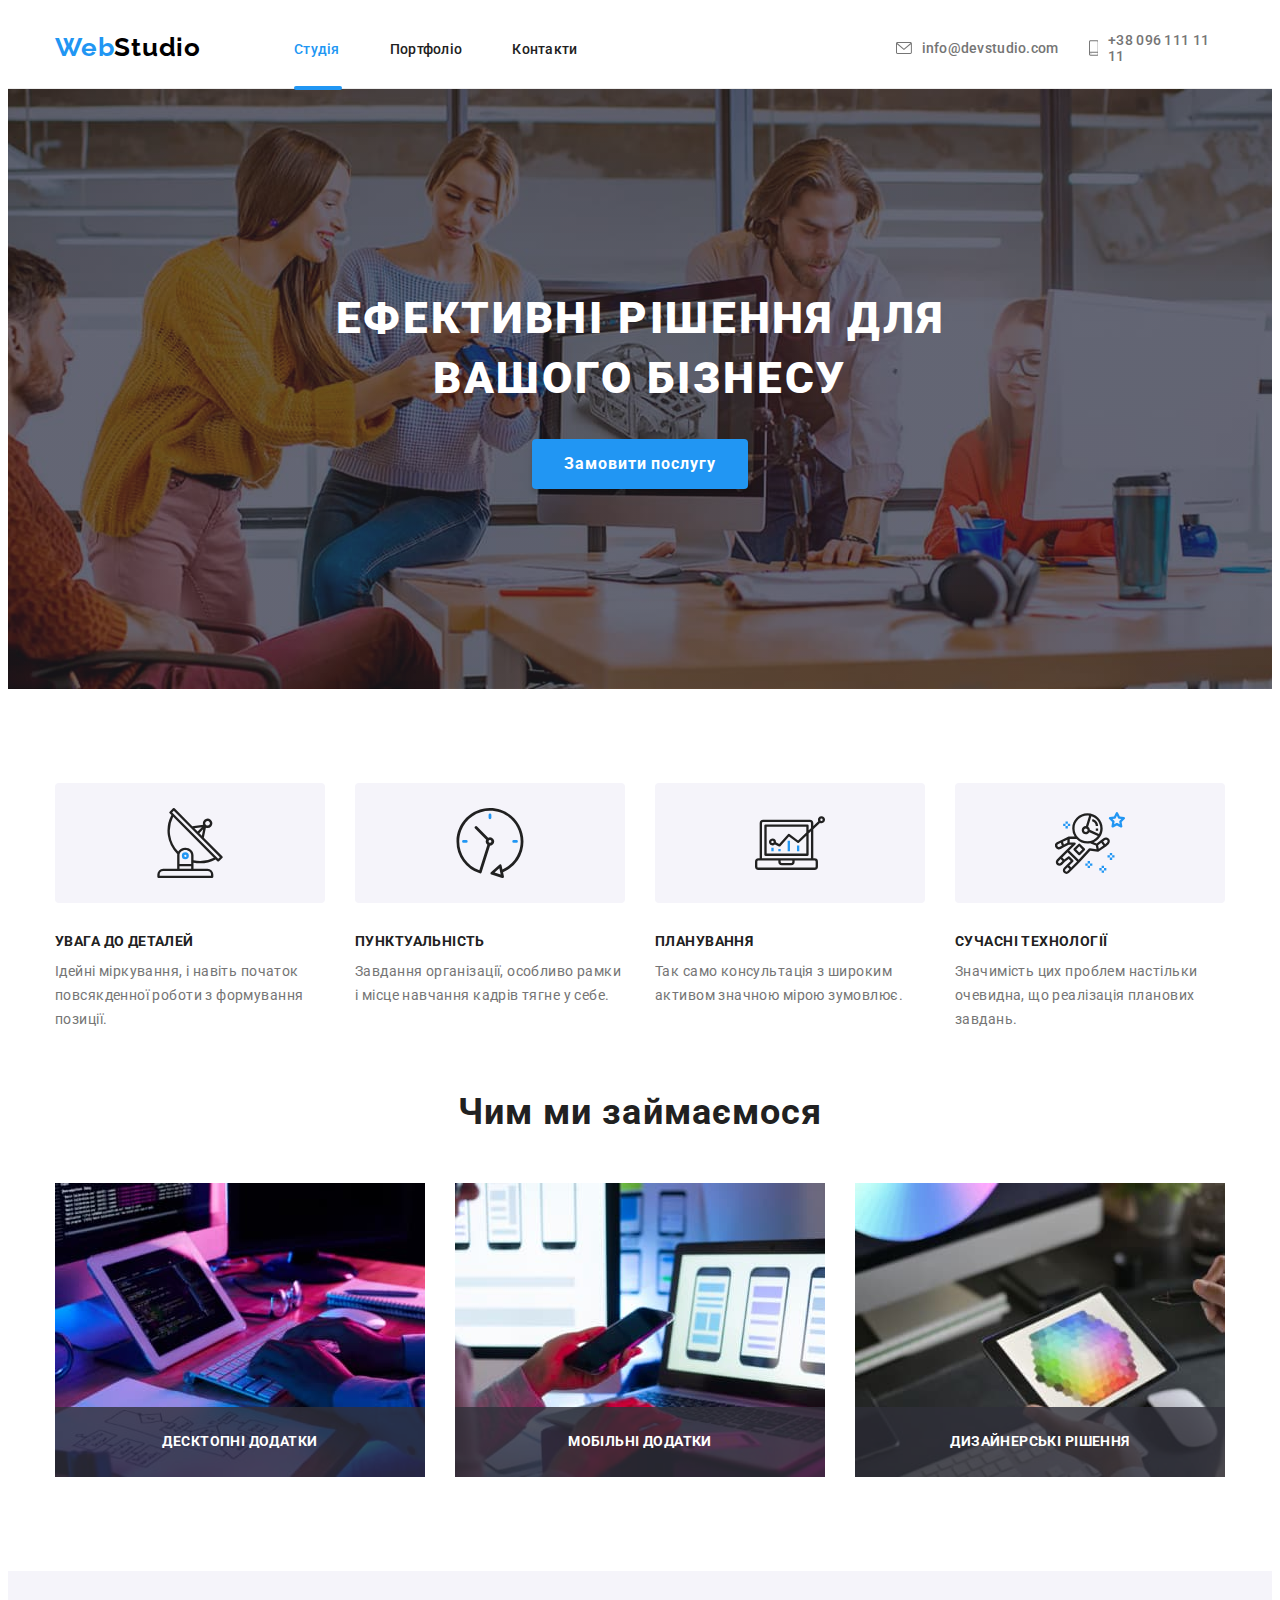
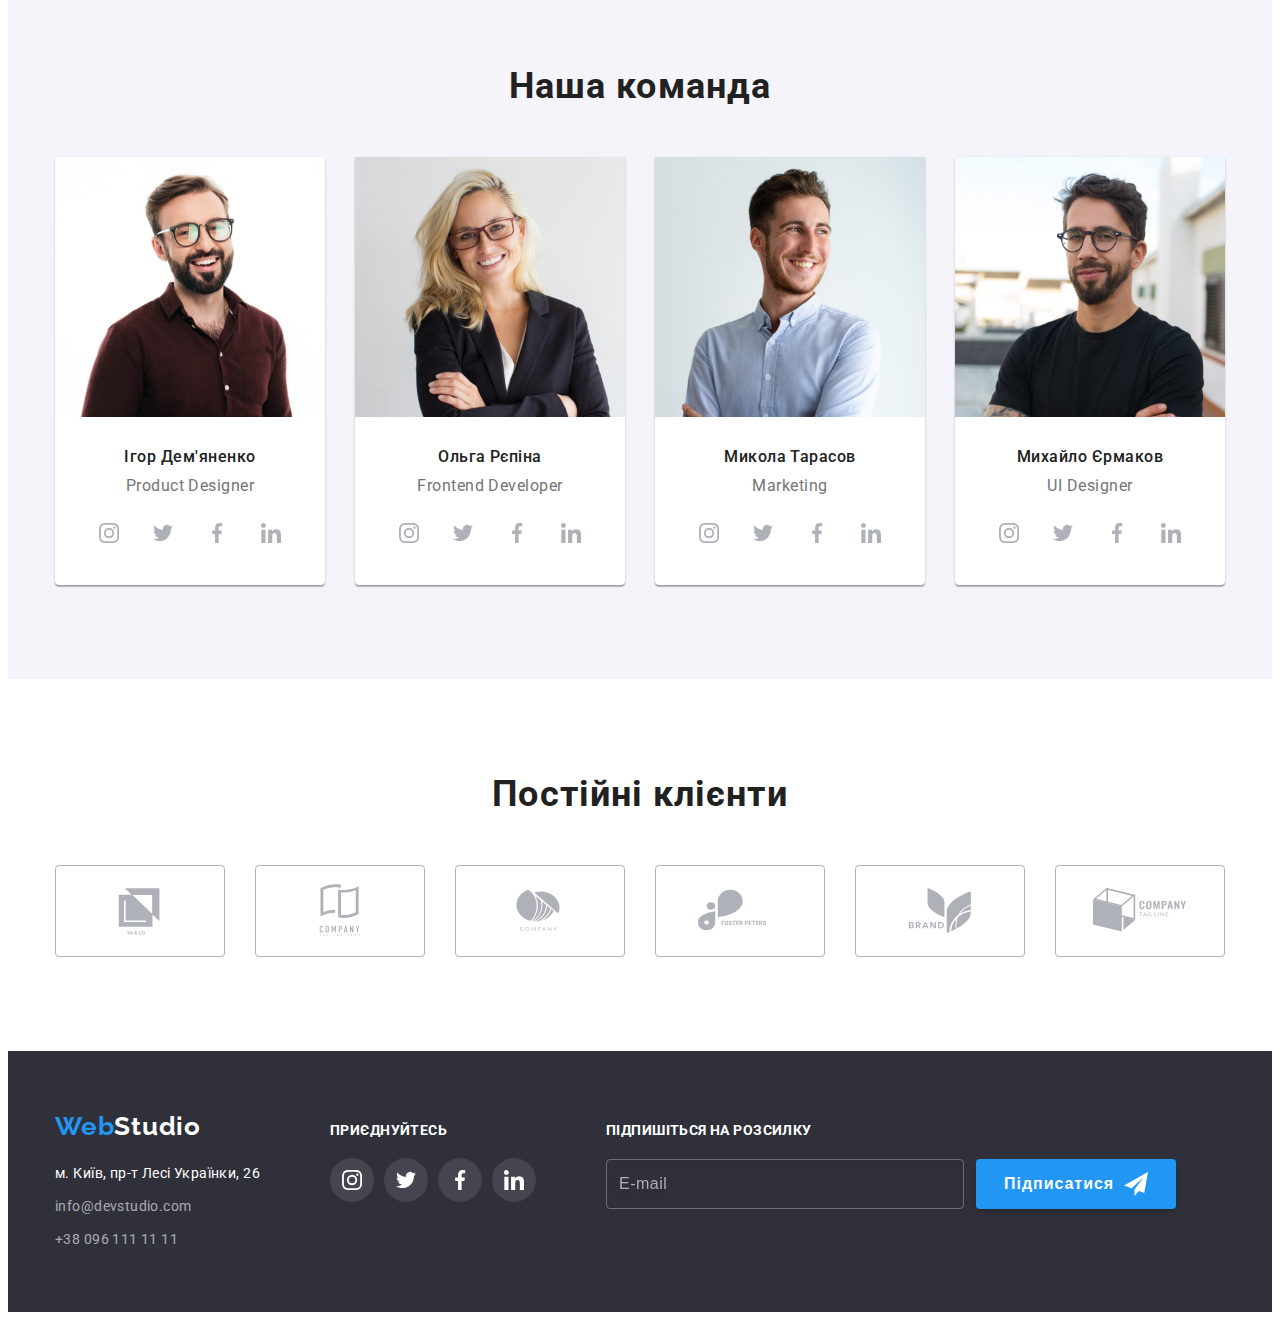
<file: index.html>
<!DOCTYPE html>
<html lang="uk">
<head>
    <meta charset="UTF-8">
    <meta http-equiv="X-UA-Compatible" content="IE=edge">
    <meta name="viewport" content="width=device-width, initial-scale=1.0">
    <title>WebStudio</title>
    <link rel="preconnect" href="https://fonts.googleapis.com">
    <link rel="preconnect" href="https://fonts.gstatic.com" crossorigin>
    <link href="https://fonts.googleapis.com/css2?family=Raleway:wght@700&family=Roboto:wght@400;500;700;900&display=swap" rel="stylesheet">
    <link rel="stylesheet" href="https://cdnjs.cloudflare.com/ajax/libs/modern-normalize/1.1.0/modern-normalize.min.css" integrity="sha512-wpPYUAdjBVSE4KJnH1VR1HeZfpl1ub8YT/NKx4PuQ5NmX2tKuGu6U/JRp5y+Y8XG2tV+wKQpNHVUX03MfMFn9Q==" crossorigin="anonymous" referrerpolicy="no-referrer" />
    <link rel="stylesheet" href="./css/styles.css">
</head>
<body>
    <header class="header">
        <div class="container header-container">
            <nav class="header-navigation">
                <div class="logo-1"> <a class="header-logo-1 link" href="./index.html">Web<span class="header-logo-2 link">Studio</span></a></div>
                <ul class="header-list list">
                    <li class="item"><a class="header-link-blue link" href="./index.html">Студія</a>
                    </li>
                    <li class="item"><a class="header-link link" href="./portfolio.html">Портфоліо</a></li>
                    <li class="item"><a class="header-link link" href="">Контакти</a></li>
                </ul>
            </nav>
            <ul class="header-contacts list">
                <li class="header-mail-list">
                    <a href="mailto:info@devstudio.com" class="header-icons-link header-mail link">
                        <svg class="header-icon" width="16" height="12">
                            <use href="./imges/header-icon.svg#icon-envelope"></use>
                        </svg>
                        info@devstudio.com
                    </a>
                </li>
                <li class="header-tel-list">
                    <a href="tel:+380961111111" class="header-icons-link header-tel link">
                        <svg class="header-icon" width="10" height="16">
                            <use href="./imges/header-icon.svg#icon-smartphone"></use>
                        </svg>
                        +38 096 111 11 11
                    </a>
                </li>
            </ul>   
        </div>
    </header>
    <main>
        <section class="bg">
            <div class="container">
                <h1 class="main-text">Ефективні рішення для вашого бізнесу</h1>
                <button class="get-a-service" type="button" data-modal-open>Замовити послугу</button>
            </div>
        </section>
        <section class="bg-main">
            <div class="container">
                <h2 class="visually-hidden">Наші особливості</h2>
                <ul class="our-features list">
                    <li class="feature-icons-item">
                        <div class="feature-icons-link">
                            <svg class="feature-icon" width="70" height="70">
                                <use href="./imges/feature-icon.svg#icon-antenna"></use>
                            </svg>
                        </div>
                        <h3 class="feature link">Увага до деталей</h3>
                        <p class="description-feature link">Ідейні міркування, і навіть початок повсякденної роботи з формування позиції.</p>
                    </li>
                    <li class="feature-icons-item">
                        <div class="feature-icons-link">
                            <svg class="feature-icon" width="70" height="70">
                                <use href="./imges/feature-icon.svg#icon-clock"></use>
                            </svg>
                        </div>
                        <h3 class="feature link">Пунктуальність</h3>
                        <p class="description-feature link">Завдання організації, особливо рамки і місце навчання кадрів тягне у себе.</p>
                    </li>
                    <li class="feature-icons-item">
                        <div class="feature-icons-link">
                            <svg class="feature-icon" width="70" height="70">
                                <use href="./imges/feature-icon.svg#icon-diagram"></use>
                            </svg>
                        </div>
                        <h3 class="feature link">Планування</h3>
                        <p class="description-feature link">Так само консультація з широким активом значною мірою зумовлює.</p>
                    </li>
                    <li class="feature-icons-item">
                        <div class="feature-icons-link">
                            <svg class="feature-icon" width="70" height="70">
                                <use href="./imges/feature-icon.svg#icon-astronaut"></use>
                            </svg>
                        </div>
                        <h3 class="feature link">Сучасні технології</h3>
                        <p class="description-feature link">Значимість цих проблем настільки очевидна, що реалізація планових завдань.</p>
                    </li>
                </ul>
            </div">
        </section>
        <section class="bg-main-2">
            <div class="container">
                <h2 class="work">Чим ми займаємося</h2>
                <ul class="work-list list">
                    <li class="work-link"><img src="./imges/dev1.jpg" width="370" height="294" alt="дев">
                        <p class="work-link-text">Десктопні додатки</p>
                    </li>
                    <li class="work-link"><img src="./imges/dev2.jpg" width="370" height="294" alt="дев">
                        <p class="work-link-text">Мобільні додатки</p>
                    </li>
                    <li class="work-link"><img src="./imges/dev3.jpg" width="370" height="294" alt="дев">
                        <p class="work-link-text">Дизайнерські рішення</p>
                    </li>
                </ul>
            </div>
        </section>
        <section class="teams-section">
            <div class="container">
                <h2 class="teams">Наша команда</h2>
                <ul class="teams-list list">
                    <li class="member">
                        <img class="photo-member" src="./imges/photo1.jpg" width="270" height="260" alt="фото">
                        <h3 class="name">Ігор Дем'яненко</h3>
                        <p class="position">Product Designer</p>
                        <ul class="soc-list list">
                            <li class="soc-item">
                                <a href="" class="soc-link link">
                                    <svg class="soc-icon" width="20" height="20">
                                        <use href="./imges/soc-icon.svg#icon-instagram"></use>
                                    </svg>
                                </a>
                            </li>
                            <li class="soc-item">
                                <a href="" class="soc-link link">
                                    <svg class="soc-icon" width="20" height="20">
                                        <use href="./imges/soc-icon.svg#icon-twitter"></use>
                                    </svg>
                                </a>
                            </li>
                            <li class="soc-item">
                                <a href="" class="soc-link link">
                                    <svg class="soc-icon" width="20" height="20">
                                        <use href="./imges/soc-icon.svg#icon-facebook"></use>
                                    </svg>
                                </a>
                            </li>
                            <li class="soc-item">
                                <a href="" class="soc-link link">
                                    <svg class="soc-icon" width="20" height="20">
                                        <use href="./imges/soc-icon.svg#icon-linkedin"></use>
                                    </svg>
                                </a>
                            </li>
                        </ul>
                    </li>
                    <li class="member">
                        <img class="photo-member" src="./imges/photo2.jpg" width="270" height="260" alt="фото">
                        <h3 class="name">Ольга Рєпіна</h3>
                        <p class="position">Frontend Developer</p>
                        <ul class="soc-list list">
                            <li class="soc-item">
                                <a href="" class="soc-link link">
                                    <svg class="soc-icon" width="20" height="20">
                                        <use href="./imges/soc-icon.svg#icon-instagram"></use>
                                    </svg>
                                </a>
                            </li>
                            <li class="soc-item">
                                <a href="" class="soc-link link">
                                    <svg class="soc-icon" width="20" height="20">
                                        <use href="./imges/soc-icon.svg#icon-twitter"></use>
                                    </svg>
                                </a>
                            </li>
                            <li class="soc-item">
                                <a href="" class="soc-link link">
                                    <svg class="soc-icon" width="20" height="20">
                                        <use href="./imges/soc-icon.svg#icon-facebook"></use>
                                    </svg>
                                </a>
                            </li>
                            <li class="soc-item">
                                <a href="" class="soc-link link">
                                    <svg class="soc-icon" width="20" height="20">
                                        <use href="./imges/soc-icon.svg#icon-linkedin"></use>
                                    </svg>
                                </a>
                            </li>
                        </ul>
                    </li>
                    <li class="member">
                        <img class="photo-member" src="./imges/photo3.jpg" width="270" height="260" alt="фото">
                        <h3 class="name">Микола Тарасов</h3>
                        <p class="position">Marketing</p>
                        <ul class="soc-list list">
                            <li class="soc-item">
                                <a href="" class="soc-link link">
                                    <svg class="soc-icon" width="20" height="20">
                                        <use href="./imges/soc-icon.svg#icon-instagram"></use>
                                    </svg>
                                </a>
                            </li>
                            <li class="soc-item">
                                <a href="" class="soc-link link">
                                    <svg class="soc-icon" width="20" height="20">
                                        <use href="./imges/soc-icon.svg#icon-twitter"></use>
                                    </svg>
                                </a>
                            </li>
                            <li class="soc-item">
                                <a href="" class="soc-link link">
                                    <svg class="soc-icon" width="20" height="20">
                                        <use href="./imges/soc-icon.svg#icon-facebook"></use>
                                    </svg>
                                </a>
                            </li>
                            <li class="soc-item">
                                <a href="" class="soc-link link">
                                    <svg class="soc-icon" width="20" height="20">
                                        <use href="./imges/soc-icon.svg#icon-linkedin"></use>
                                    </svg>
                                </a>
                            </li>
                        </ul>
                    </li>
                    <li class="member">
                        <img class="photo-member" src="./imges/photo4.jpg" width="270" height="260" alt="фото">
                        <h3 class="name">Михайло Єрмаков</h3>
                        <p class="position">UI Designer</p>
                        <ul class="soc-list list">
                            <li class="soc-item">
                                <a href="" class="soc-link link">
                                    <svg class="soc-icon" width="20" height="20">
                                        <use href="./imges/soc-icon.svg#icon-instagram"></use>
                                    </svg>
                                </a>
                            </li>
                            <li class="soc-item">
                                <a href="" class="soc-link link">
                                    <svg class="soc-icon" width="20" height="20">
                                        <use href="./imges/soc-icon.svg#icon-twitter"></use>
                                    </svg>
                                </a>
                            </li>
                            <li class="soc-item">
                                <a href="" class="soc-link link">
                                    <svg class="soc-icon" width="20" height="20">
                                        <use href="./imges/soc-icon.svg#icon-facebook"></use>
                                    </svg>
                                </a>
                            </li>
                            <li class="soc-item">
                                <a href="" class="soc-link link">
                                    <svg class="soc-icon" width="20" height="20">
                                        <use href="./imges/soc-icon.svg#icon-linkedin"></use>
                                    </svg>
                                </a>
                            </li>
                        </ul>
                    </li>
                </ul>
            </div>
        </section>
        <section class="customer">
            <div class="container">
                <h2 class="regular-customers">Постійні клієнти</h2>
                <ul class="customer-list list">
                    <li class="customer-item">
                        <a href="" class="customer-link link">
                            <svg class="customer-icon" width="106" height="60">
                                <use href="./imges/customer-icon.svg#icon-Logo1"></use>
                            </svg>
                        </a>
                    </li>
                    <li class="customer-item">
                        <a href="" class="customer-link link">
                            <svg class="customer-icon" width="106" height="60">
                                <use href="./imges/customer-icon.svg#icon-Logo2"></use>
                            </svg>
                        </a>
                    </li>
                    <li class="customer-item">
                        <a href="" class="customer-link link">
                            <svg class="customer-icon" width="106" height="60">
                                <use href="./imges/customer-icon.svg#icon-Logo3"></use>
                            </svg>
                        </a>
                    </li>
                    <li class="customer-item">
                        <a href="" class="customer-link link">
                            <svg class="customer-icon" width="106" height="60">
                                <use href="./imges/customer-icon.svg#icon-Logo4"></use>
                            </svg> 
                        </a>
                    </li>
                    <li class="customer-item">
                        <a href="" class="customer-link link">
                            <svg class="customer-icon" width="106" height="60">
                                <use href="./imges/customer-icon.svg#icon-Logo5"></use>
                            </svg>
                        </a>
                    </li>
                    <li class="customer-item">
                        <a href="" class="customer-link link">
                            <svg class="customer-icon" width="106" height="60">
                                <use href="./imges/customer-icon.svg#icon-Logo6"></use>
                            </svg>
                        </a>
                    </li>
                </ul>
            </div>
        </section>
    </main>
    <footer class="footer">
        <section>
            <div class="container footer-section">
                <div>
                    <a class="footer-logo-1 link" href="./index.html">Web<span class="footer-logo-2 link">Studio</span></a>
                    <address class="addres-footer">
                        <ul class="footer-list list">
                            <li><a class="footer-map link" href="https://goo.gl/maps/JhvtUBWkUT4yVGF1A" target="_blank" rel="noopener noreferrer nofollow">м. Київ, пр-т Лесі Українки, 26</a></li>
                            <li><a class="footer-link link"href="mailto:info@devstudio.com">info@devstudio.com</a></li>
                            <li><a class="footer-link link" href="tel:+380961111111">+38 096 111 11 11</a></li>
                        </ul>
                    </address>
                </div>
                <div>
                    <p class="join-in">приєднуйтесь</p>
                    <ul class="footer-icons-list list">
                        <li class="footer-icons-item">
                            <a href="" class="footer-icons-link link">
                                <svg class="footer-icon" width="20" height="20">
                                    <use href="./imges/soc-icon.svg#icon-instagram"></use>
                                </svg>
                            </a>
                        </li>
                        <li class="footer-icons-item">
                            <a href="" class="footer-icons-link link">
                                <svg class="footer-icon" width="20" height="20">
                                    <use href="./imges/soc-icon.svg#icon-twitter"></use>
                                </svg>
                            </a>
                        </li>
                        <li class="footer-icons-item">
                            <a href="" class="footer-icons-link link">
                                <svg class="footer-icon" width="20" height="20">
                                    <use href="./imges/soc-icon.svg#icon-facebook"></use>
                                </svg>
                            </a>
                        </li>
                        <li class="footer-icons-item">
                            <a href="" class="footer-icons-link link">
                                <svg class="footer-icon" width="20" height="20">
                                    <use href="./imges/soc-icon.svg#icon-linkedin"></use>
                                </svg>
                            </a>
                        </li>
                    </ul> 
                </div>
                <div>
                    <form class="online-form">
                        <label for="email" class="online-text">Підпишіться на розсилку</label>
                        <div class="submit-mail">
                            <input type="email" placeholder="E-mail" class="online-input" name="email" id="email">
                            <button type="submit" class="submit-button">Підписатися</button>
                        </div>
                    </form>
                </div>
                 
        </section>
    </footer>
    <div class="backdrop is-hidden"data-modal>
        <div class="modal">
            <button type="button" class="modal-close" data-modal-close>
                <svg class="modal-icon" width="18" height="18">
                    <use href="./imges/soc-icon.svg#icon-close"></use>
                </svg>
            </button>
            <p class="modal-title">Залиште свої дані, ми вам передзвонимо</p>
            <form class="modal-form">
                <label for="user-name" class="input-label">Ім'я</label>
                <div class="input-wrap">
                    <input type="text" name="user-name" class="modal-input" id="user-name" required>
                    <svg class="modal-input-icon" width="18" height="18">
                        <use href="./imges/icons.svg#icon-person"></use>
                    </svg>
                </div>
                <label for="user-tel" class="input-label">Телефон</label>
                <div class="input-wrap">
                    <input type="tel" name="user-tel" class="modal-input" id="user-tel" required>
                    <svg class="modal-input-icon" width="18" height="18">
                        <use href="./imges/icons.svg#icon-tel"></use>
                    </svg>
                </div>
                <label for="user-email" class="input-label">Пошта</label>
                <div class="input-wrap">
                    <input type="email" name="user-email" class="modal-input" id="user-email" required>
                    <svg class="modal-input-icon" width="18" height="18">
                        <use href="./imges/icons.svg#icon-email"></use>
                    </svg>
                </div>
                <label for="user-com" class="input-label">Коментар</label>
                <textarea name="user-com" id="user-com" placeholder="Введіть текст" class="form-textarea"></textarea>
                <div>
                    <input type="checkbox" name="privacy" id="privacy" class="input-check visually-hidden">
                    <label for="privacy" class="check-text">
                        <span>
                            <svg class="check-icon" width="16" height="15">
                                <use href="./imges/icons.svg#icon-che-1"></use>
                            </svg>
                        </span> 
                        Погоджуюся з розсилкою та приймаю
                        <a class="contract" href="">Умови договору</a>
                    </label>
                </div>
                <button type="submit" class="form-button">Відправити</button>
            </form>
        </div>
    </div>
    <script src="./js/modal.js"></script>
</body>
</html>
</file>
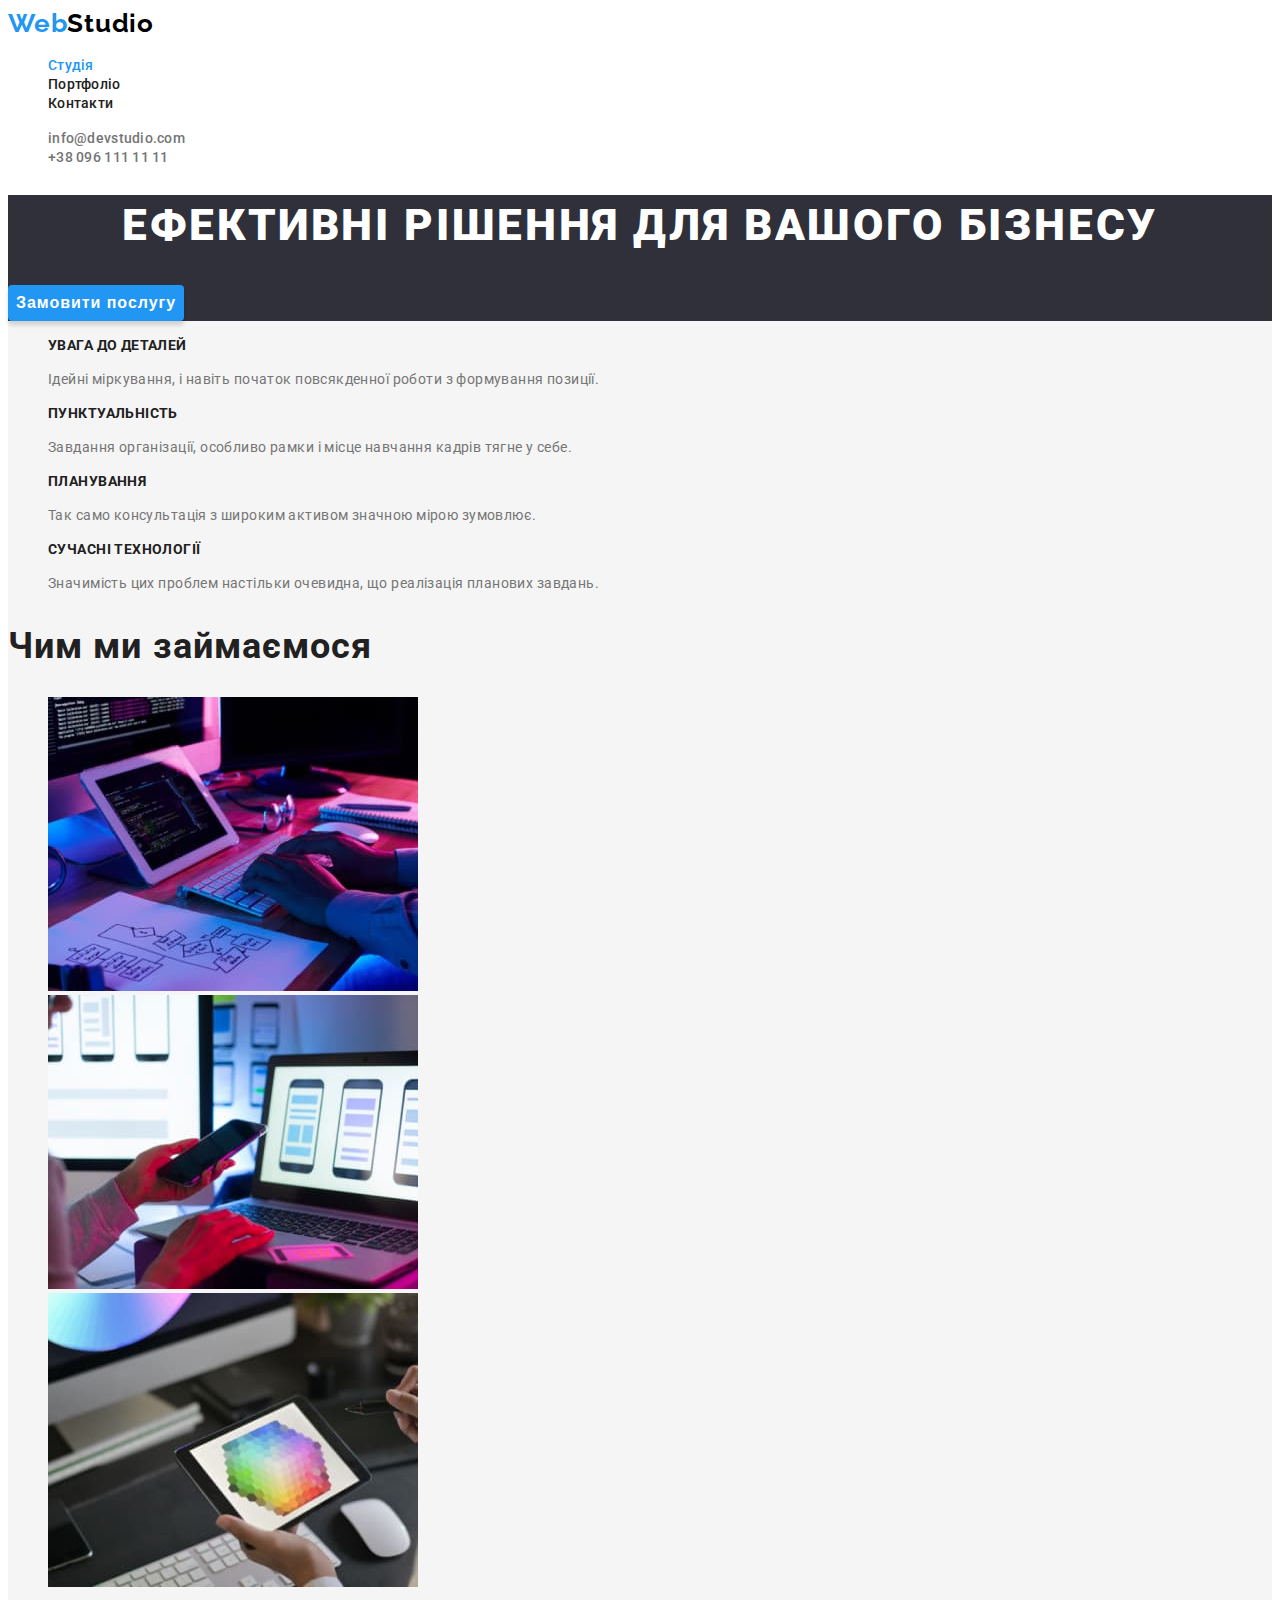
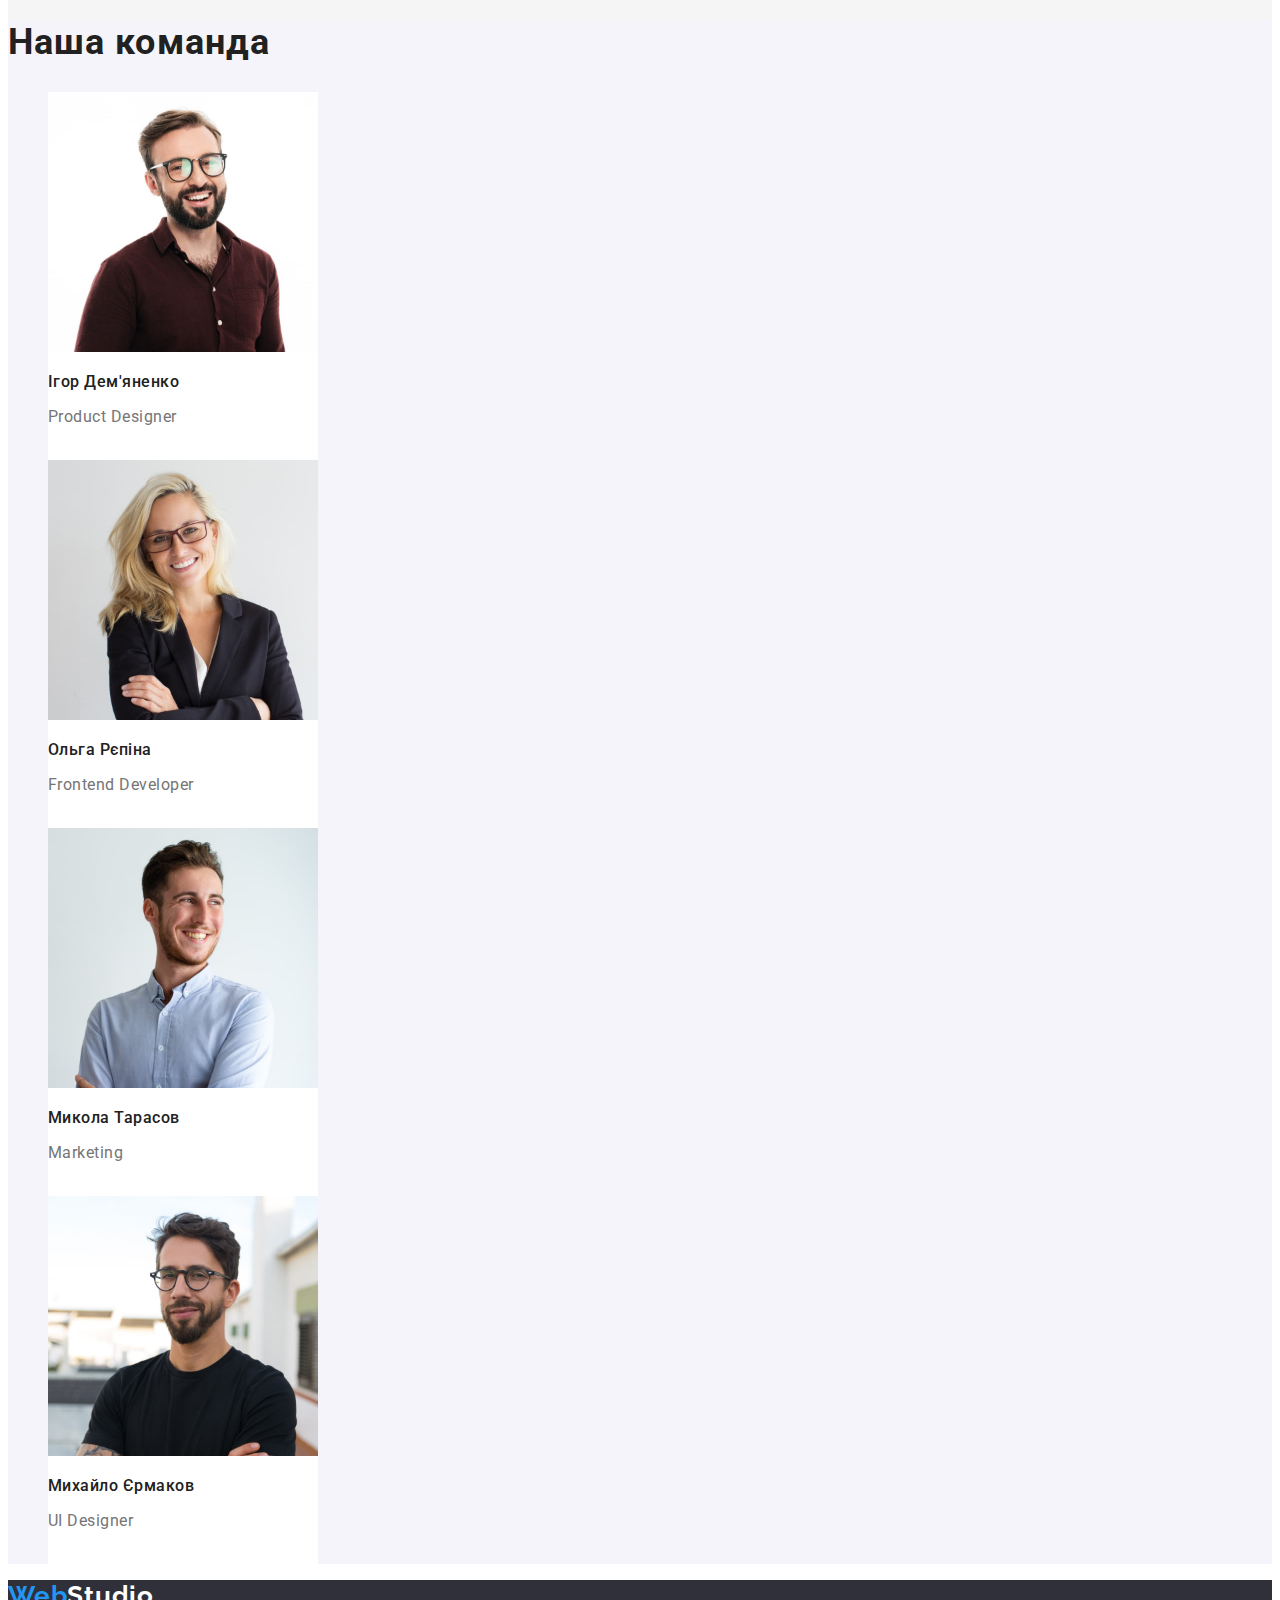
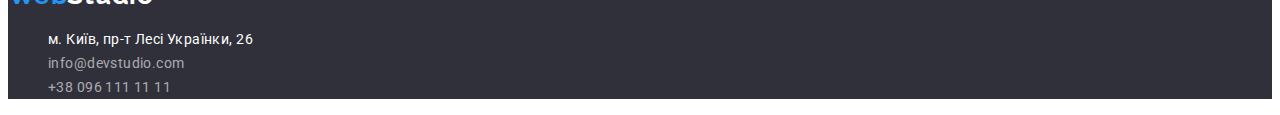
<file: goit-markup-hw-02/goit_markup_hw_02/index.html>
<!DOCTYPE html>
<html lang="uk">
<head>
    <meta charset="UTF-8">
    <meta http-equiv="X-UA-Compatible" content="IE=edge">
    <meta name="viewport" content="width=device-width, initial-scale=1.0">
    <title>WebStudio</title>
    <link rel="preconnect" href="https://fonts.googleapis.com">
    <link rel="preconnect" href="https://fonts.gstatic.com" crossorigin>
    <link href="https://fonts.googleapis.com/css2?family=Raleway:wght@700&family=Roboto:wght@400;500;700;900&display=swap" rel="stylesheet">
    <link rel="stylesheet" href="./css/styles.css">
</head>
<body>
    <header class="header">
        <nav class="header-navigation">
            <a class="header-logo-1 link" href="./index.html">Web<span class="header-logo-2 link">Studio</span></a>
            <ul class="header-list list">
                <li><a class="header-link-blue link" href="./index.html">Студія</a></li>
                <li><a class="header-link link" href="./portfolio.html">Портфоліо</a></li>
                <li><a class="header-link link" href="">Контакти</a></li>
            </ul>
        </nav>
        <ul class="header-contacts list">
            <li><a class="header-mail link" href="mailto:info@devstudio.com">info@devstudio.com</a></li>
            <li><a class="header-tel link" href="tel:+380961111111">+38 096 111 11 11</a></li>
        </ul>
    </header>
    <main class="main">
        <section class="bg">
        
                <h1 class="main-text">Ефективні рішення для вашого бізнесу</h1>
                <button class="get-a-service" type="button">Замовити послугу</button>
        </section>
        <section>
            <h2 class="visually-hidden">Наші особливості</h2>
            <ul class="our-features list">
                <li class="feature-list">
                    <h3 class="feature link">Увага до деталей</h3>
                    <p class="description-feature link">Ідейні міркування, і навіть початок повсякденної роботи з формування позиції.</p>
                </li>
                <li class="feature-list">
                    <h3 class="feature link">Пунктуальність</h3>
                    <p class="description-feature link">Завдання організації, особливо рамки і місце навчання кадрів тягне у себе.</p>
                </li>
                <li class="feature-list">
                    <h3 class="feature link">Планування</h3>
                    <p class="description-feature link">Так само консультація з широким активом значною мірою зумовлює.</p>
                </li>
                <li class="feature-list">
                    <h3 class="feature link">Сучасні технології</h3>
                    <p class="description-feature link">Значимість цих проблем настільки очевидна, що реалізація планових завдань.</p>
                </li>
            </ul>
        </section>
        <section class="bg-main">
            <h2 class="work">Чим ми займаємося</h2>
            <ul class="work-list list">
                <li class="work-link"><img src="./imges/dev1.jpg" width="370" height="294" alt="дев"></li>
                <li class="work-link"><img src="./imges/dev2.jpg" width="370" height="294" alt="дев"></li>
                <li class="work-link"><img src="./imges/dev3.jpg" width="370" height="294" alt="дев"></li>
            </ul>
        </section class="bg-main">
        <section class="teams-section">
            <h2 class="teams">Наша команда</h2>
            <ul class="teams-list list">
                <li class="member">
                    <img class="photo-member" src="./imges/photo1.jpg" width="270" height="260" alt="фото">
                    <h3 class="name">Ігор Дем'яненко</h3>
                    <p class="position">Product Designer</p>
                </li>
                <li class="member">
                    <img class="photo-member" src="./imges/photo2.jpg" width="270" height="260" alt="фото">
                    <h3 class="name">Ольга Рєпіна</h3>
                    <p class="position">Frontend Developer</p>
                </li>
                <li class="member">
                    <img class="photo-member" src="./imges/photo3.jpg" width="270" height="260" alt="фото">
                    <h3 class="name">Микола Тарасов</h3>
                    <p class="position">Marketing</p>
                </li>
                <li class="member">
                    <img class="photo-member" src="./imges/photo4.jpg" width="270" height="260" alt="фото">
                    <h3 class="name">Михайло Єрмаков</h3>
                    <p class="position">UI Designer</p>
                </li>
            </ul>
        </section>
    </main>
    <footer class="footer">
        <a class="header-logo-1 link" href="./index.html">Web<span class="header-logo-3 link">Studio</span></a>
        <address>
            <ul class="footer-list list">
                <li><a class="footer-map link" href="https://goo.gl/maps/JhvtUBWkUT4yVGF1A" target="_blank" rel="noopener noreferrer nofollow">м. Київ, пр-т Лесі Українки, 26</a></li>
                <li><a class="footer-link link"href="mailto:info@devstudio.com">info@devstudio.com</a></li>
                <li><a class="footer-link link" href="tel:+380961111111">+38 096 111 11 11</a></li>
            </ul>
        </address>
    </footer>
</body>
</html>
</file>
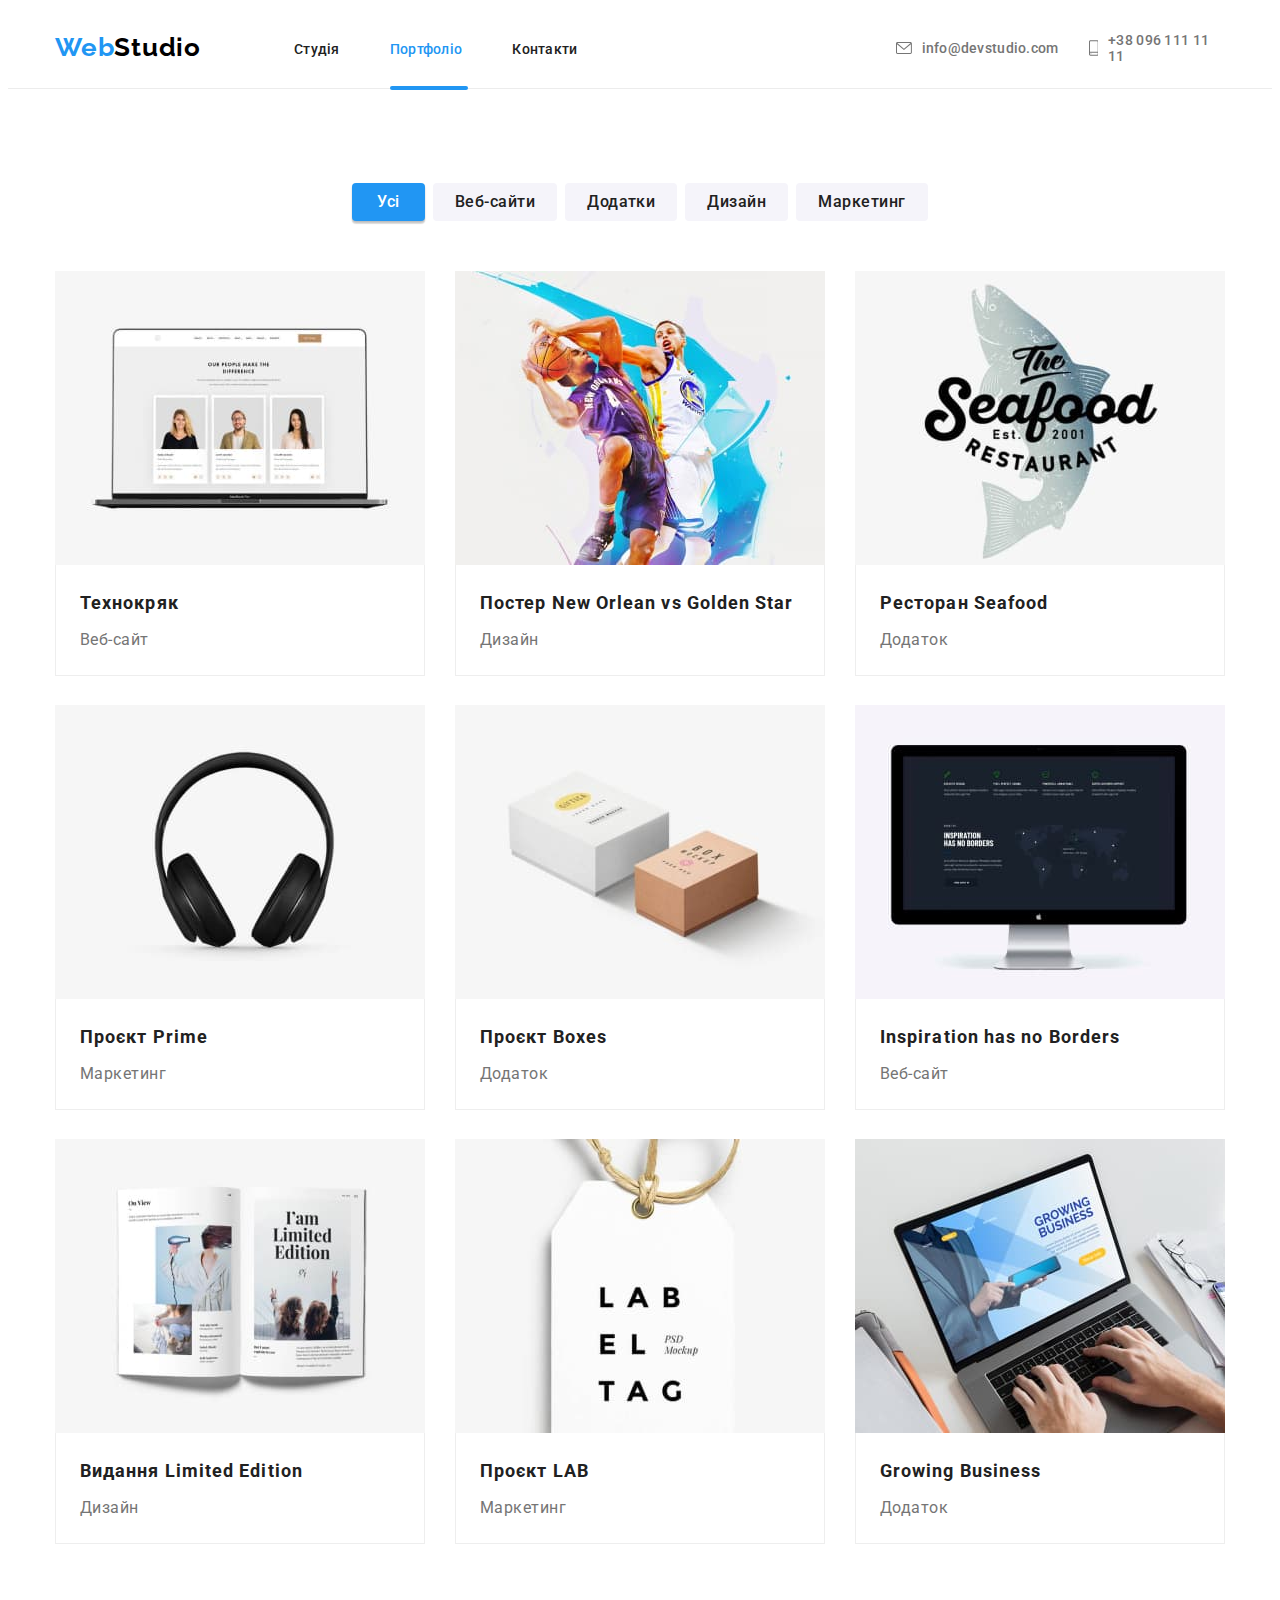
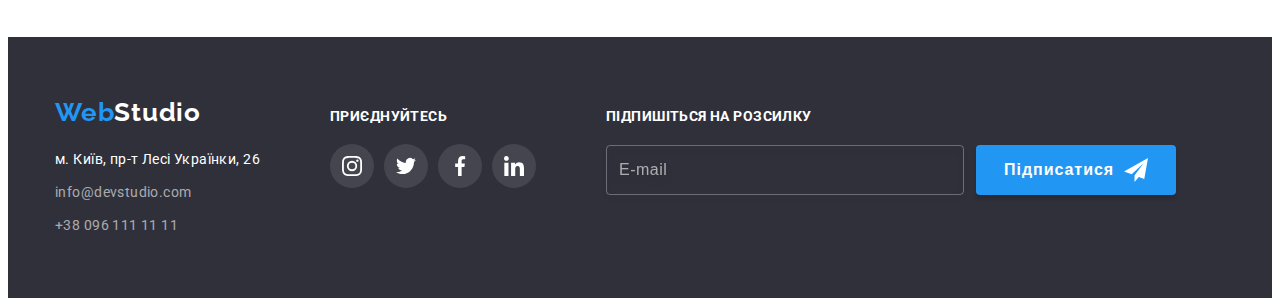
<file: portfolio.html>
<!DOCTYPE html>
<html lang="uk">
<head>
    <meta charset="UTF-8">
    <meta http-equiv="X-UA-Compatible" content="IE=edge">
    <meta name="viewport" content="width=device-width, initial-scale=1.0">
    <title>WebStudio</title>
    <link rel="preconnect" href="https://fonts.googleapis.com">
    <link rel="preconnect" href="https://fonts.gstatic.com" crossorigin>
    <link href="https://fonts.googleapis.com/css2?family=Raleway:wght@700&family=Roboto:wght@400;500;700;900&display=swap" rel="stylesheet">
    <link rel="stylesheet" href="https://cdnjs.cloudflare.com/ajax/libs/modern-normalize/1.1.0/modern-normalize.min.css" integrity="sha512-wpPYUAdjBVSE4KJnH1VR1HeZfpl1ub8YT/NKx4PuQ5NmX2tKuGu6U/JRp5y+Y8XG2tV+wKQpNHVUX03MfMFn9Q==" crossorigin="anonymous" referrerpolicy="no-referrer" />
    <link rel="stylesheet" href="./css/styles.css">
</head>
<body> 
    <header class="header">
        <div class="container header-container">
            <nav class="header-navigation">
                <div class="logo-1"> <a class="header-logo-1 link" href="./index.html">Web<span class="header-logo-2 link">Studio</span></a></div>
                <ul class="header-list list">
                    <li class="item"><a class="header-link link" href="./index.html">Студія</a></li>
                    <li class="item"><a class="header-link-blue-2 link" href="./portfolio.html">Портфоліо</a></li>
                    <li class="item"><a class="header-link link" href="">Контакти</a></li>
                </ul>
            </nav>
            <ul class="header-contacts list">
                <li class="header-mail-list">
                    <a href="mailto:info@devstudio.com" class="header-icons-link header-mail link">
                        <svg class="header-icon" width="16" height="12">
                            <use href="./imges/header-icon.svg#icon-envelope"></use>
                        </svg>
                        info@devstudio.com
                    </a>
                </li>
                <li class="header-tel-list">
                    <a href="tel:+380961111111" class="header-icons-link header-tel link">
                        <svg class="header-icon" width="10" height="16">
                            <use href="./imges/header-icon.svg#icon-smartphone"></use>
                        </svg>
                        +38 096 111 11 11
                    </a>
                </li>
            </ul>   
        </div>
    </header>
    <main class="bg-main-portfolio">
        <section class="main-text-portfolio">
            <div class="container">
                <h2 class="visually-hidden">Наші особливості</h2>
                <ul class="main-list list">
                    <li><button class="main-link-blue link" >Усі</button></li>
                    <li><button class="main-link link" >Веб-сайти</button></li>
                    <li><button class="main-link link" >Додатки</button></li>
                    <li><button class="main-link link" >Дизайн</button></li>
                    <li><button class="main-link link" >Маркетинг</button></li>
                </ul>
                <ul class="portfolio list">
                    <li class="bg-potrfolio">
                        <div class="bg-potrfolio-text">
                            <img class="img-potrfolio" src="./imges/portfolio.jpg" width="370" height= "294" alt="фото">
                            <p class="portfolio-text">Ресурс пропонує комплексні пропозиції з різним рівнем функціоналу та сервісів. Все це дозволить відвідувачу отримати вичерпні відомості про компанію чи приватну особу.</p>
                        </div>
                        <div class="border-portfolio">
                            <h3 class="name-project">Технокряк</h3>
                            <p class="project">Веб-сайт</p>
                        </div>
                    </li>
                    </li>
                    <li class="bg-potrfolio">
                        <div class="bg-potrfolio-text">
                            <img class="img-potrfolio" src="./imges/portfolio1.jpg" width="370" height= "294" alt="фото">
                            <p class="portfolio-text">Ресурс пропонує комплексні пропозиції з різним рівнем функціоналу та сервісів. Все це дозволить відвідувачу отримати вичерпні відомості про компанію чи приватну особу.</p>
                        </div>
                        <div class="border-portfolio">
                            <h3 class="name-project">Постер New Orlean vs Golden Star</h3>
                            <p class="project">Дизайн</p>
                        </div>
                    </li>
                    <li class="bg-potrfolio">
                        <div class="bg-potrfolio-text">
                            <img class="img-potrfolio" src="./imges/portfolio2.jpg" width="370" height= "294" alt="фото">
                            <p class="portfolio-text">Ресурс пропонує комплексні пропозиції з різним рівнем функціоналу та сервісів. Все це дозволить відвідувачу отримати вичерпні відомості про компанію чи приватну особу.</p>
                        </div>
                        <div class="border-portfolio">
                            <h3 class="name-project">Ресторан Seafood</h3>
                            <p class="project">Додаток</p>
                        </div>
                    </li>
                    <li class="bg-potrfolio">
                        <div class="bg-potrfolio-text">
                            <img class="img-potrfolio" src="./imges/portfolio3.jpg" width="370" height= "294" alt="фото">
                            <p class="portfolio-text">Ресурс пропонує комплексні пропозиції з різним рівнем функціоналу та сервісів. Все це дозволить відвідувачу отримати вичерпні відомості про компанію чи приватну особу.</p>
                        </div>
                        <div class="border-portfolio">
                            <h3 class="name-project">Проєкт Prime</h3>
                            <p class="project">Маркетинг</p>
                        </div>
                    </li>
                    <li class="bg-potrfolio">
                        <div class="bg-potrfolio-text">
                            <img class="img-potrfolio" src="./imges/portfolio4.jpg" width="370" height= "294" alt="фото">
                            <p class="portfolio-text">Ресурс пропонує комплексні пропозиції з різним рівнем функціоналу та сервісів. Все це дозволить відвідувачу отримати вичерпні відомості про компанію чи приватну особу.</p>
                        </div>
                        <div class="border-portfolio">
                            <h3 class="name-project">Проєкт Boxes</h3>
                            <p class="project">Додаток</p>
                        </div>
                    </li>
                    <li class="bg-potrfolio">
                        <div class="bg-potrfolio-text">
                            <img class="img-potrfolio" src="./imges/portfolio5.jpg" width="370" height= "294" alt="фото">
                            <p class="portfolio-text">Ресурс пропонує комплексні пропозиції з різним рівнем функціоналу та сервісів. Все це дозволить відвідувачу отримати вичерпні відомості про компанію чи приватну особу.</p>
                        </div>
                        <div class="border-portfolio">
                            <h3 class="name-project">Inspiration has no Borders</h3>
                            <p class="project">Веб-сайт</p>
                        </div>
                    </li>
                    <li class="bg-potrfolio">
                        <div class="bg-potrfolio-text">
                            <img class="img-potrfolio" src="./imges/portfolio6.jpg" width="370" height= "294" alt="фото">
                            <p class="portfolio-text">Ресурс пропонує комплексні пропозиції з різним рівнем функціоналу та сервісів. Все це дозволить відвідувачу отримати вичерпні відомості про компанію чи приватну особу.</p>
                        </div>
                        <div class="border-portfolio">
                            <h3 class="name-project">Видання Limited Edition</h3>
                            <p class="project">Дизайн</p>
                        </div>
                    </li>
                    <li class="bg-potrfolio">
                        <div class="bg-potrfolio-text">
                            <img class="img-potrfolio" src="./imges/portfolio7.jpg" width="370" height= "294" alt="фото">
                            <p class="portfolio-text">Ресурс пропонує комплексні пропозиції з різним рівнем функціоналу та сервісів. Все це дозволить відвідувачу отримати вичерпні відомості про компанію чи приватну особу.</p>
                        </div>
                        <div class="border-portfolio">
                            <h3 class="name-project">Проєкт LAB</h3>
                            <p class="project">Маркетинг</p>
                        </div>
                    </li>
                    <li class="bg-potrfolio">
                        <div class="bg-potrfolio-text">
                            <img class="img-potrfolio" src="./imges/portfolio8.jpg" width="370" height= "294" alt="фото">
                            <p class="portfolio-text">Ресурс пропонує комплексні пропозиції з різним рівнем функціоналу та сервісів. Все це дозволить відвідувачу отримати вичерпні відомості про компанію чи приватну особу.</p>
                        </div>
                        <div class="border-portfolio">
                            <h3 class="name-project">Growing Business</h3>
                            <p class="project">Додаток</p>
                        </div>
                    </li>
                </ul>
            </div>
        </section>
    </main>
    <footer class="footer">
        <section>
            <div class="container footer-section">
                <div class="footer-section1">
                    <a class="footer-logo-1 link" href="./index.html">Web<span class="footer-logo-2 link">Studio</span></a>
                    <address class="addres-footer">
                        <ul class="footer-list list">
                            <li><a class="footer-map link" href="https://goo.gl/maps/JhvtUBWkUT4yVGF1A" target="_blank" rel="noopener noreferrer nofollow">м. Київ, пр-т Лесі Українки, 26</a></li>
                            <li><a class="footer-link link"href="mailto:info@devstudio.com">info@devstudio.com</a></li>
                            <li><a class="footer-link link" href="tel:+380961111111">+38 096 111 11 11</a></li>
                        </ul>
                    </address>
                </div>
                <div class="footer-section2">
                    <h3 class="join-in">приєднуйтесь</h3>
                    <ul class="footer-icons-list list">
                        <li class="footer-icons-item">
                            <a href="" class="footer-icons-link link">
                                <svg class="footer-icon" width="20" height="20">
                                    <use href="./imges/soc-icon.svg#icon-instagram"></use>
                                </svg>
                            </a>
                        </li>
                        <li class="footer-icons-item">
                            <a href="" class="footer-icons-link link">
                                <svg class="footer-icon" width="20" height="20">
                                    <use href="./imges/soc-icon.svg#icon-twitter"></use>
                                </svg>
                            </a>
                        </li>
                        <li class="footer-icons-item">
                            <a href="" class="footer-icons-link link">
                                <svg class="footer-icon" width="20" height="20">
                                    <use href="./imges/soc-icon.svg#icon-facebook"></use>
                                </svg>
                            </a>
                        </li>
                        <li class="footer-icons-item">
                            <a href="" class="footer-icons-link link">
                                <svg class="footer-icon" width="20" height="20">
                                    <use href="./imges/soc-icon.svg#icon-linkedin"></use>
                                </svg>
                            </a>
                        </li>
                    </ul> 
                </div>
                <div>
                    <form class="online-form">
                        <label for="email" class="online-text">Підпишіться на розсилку</label>
                        <div class="submit-mail">
                            <input type="email" placeholder="E-mail" class="online-input" name="email" id="email">
                            <button type="submit" class="submit-button">Підписатися</button>
                        </div>
                    </form>
                </div>
            </div>  
        </section>
    </footer>
</body>
</body>
</html>
</file>
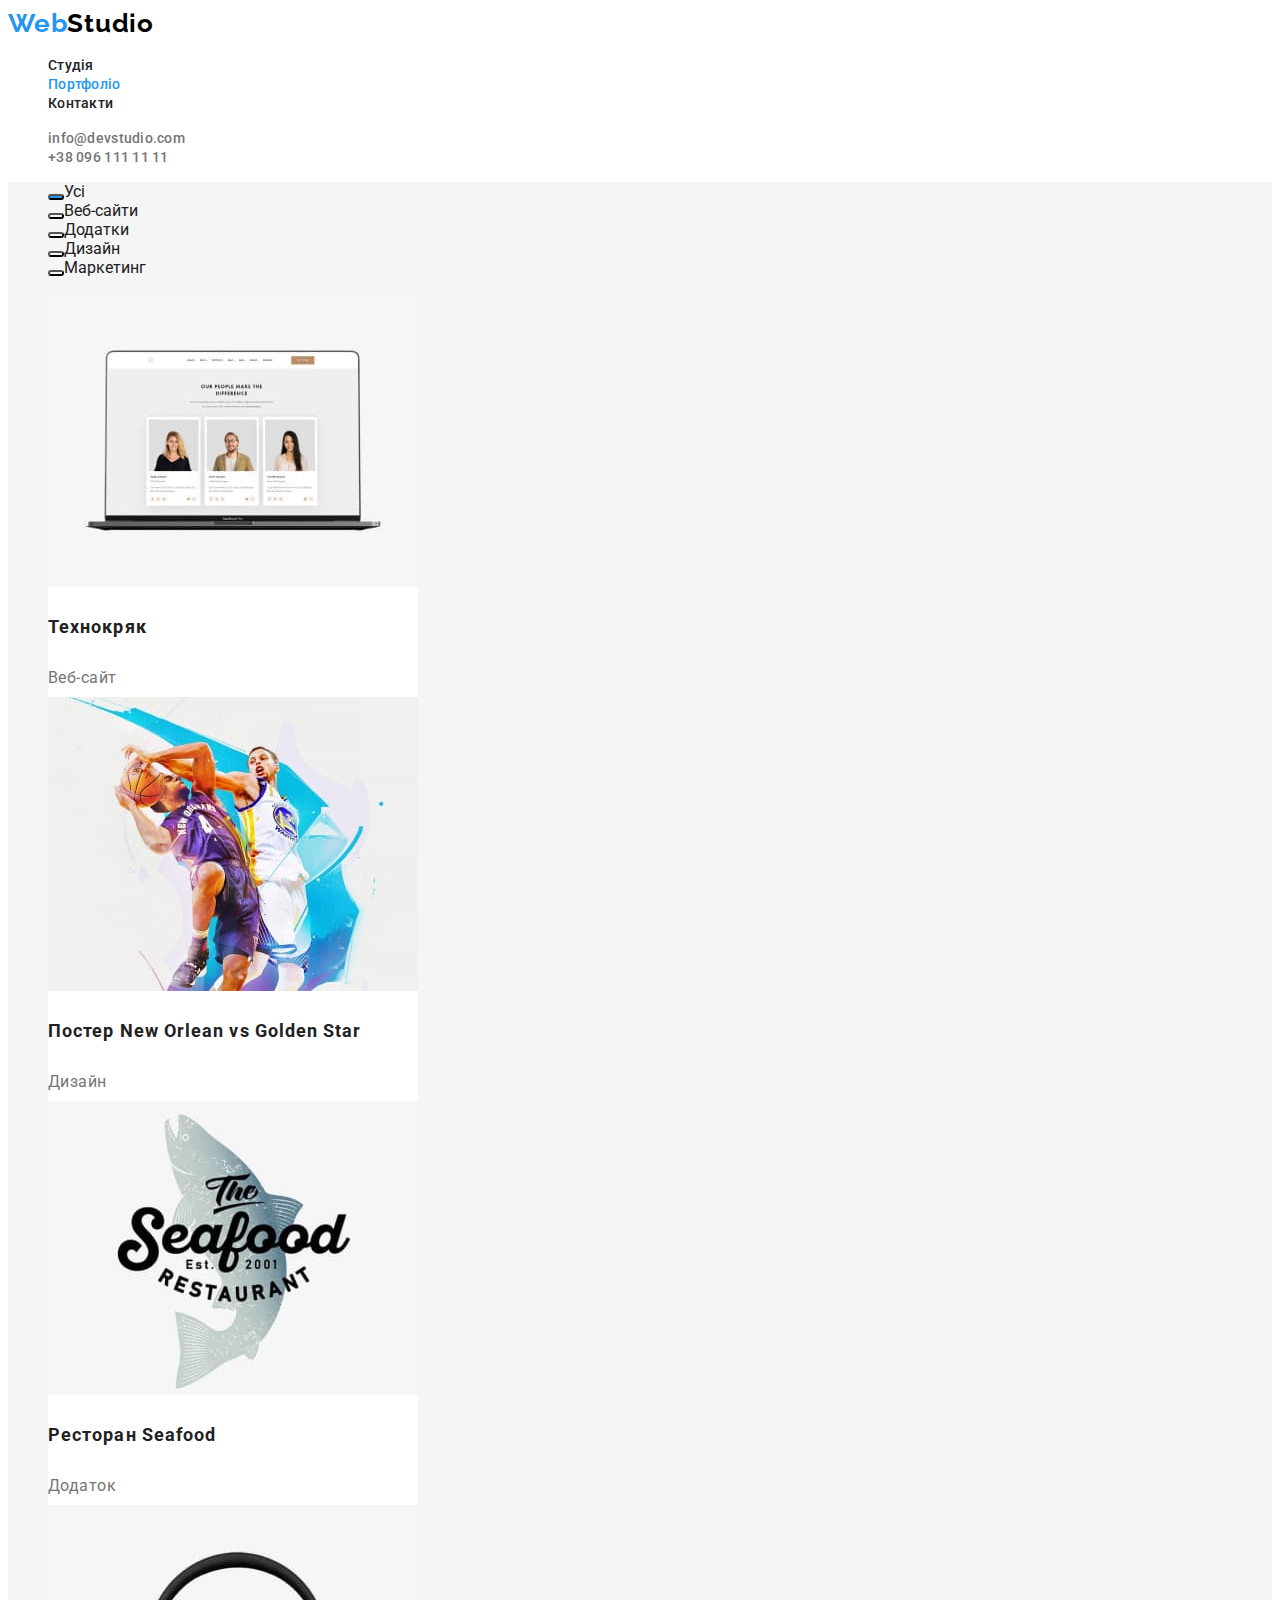
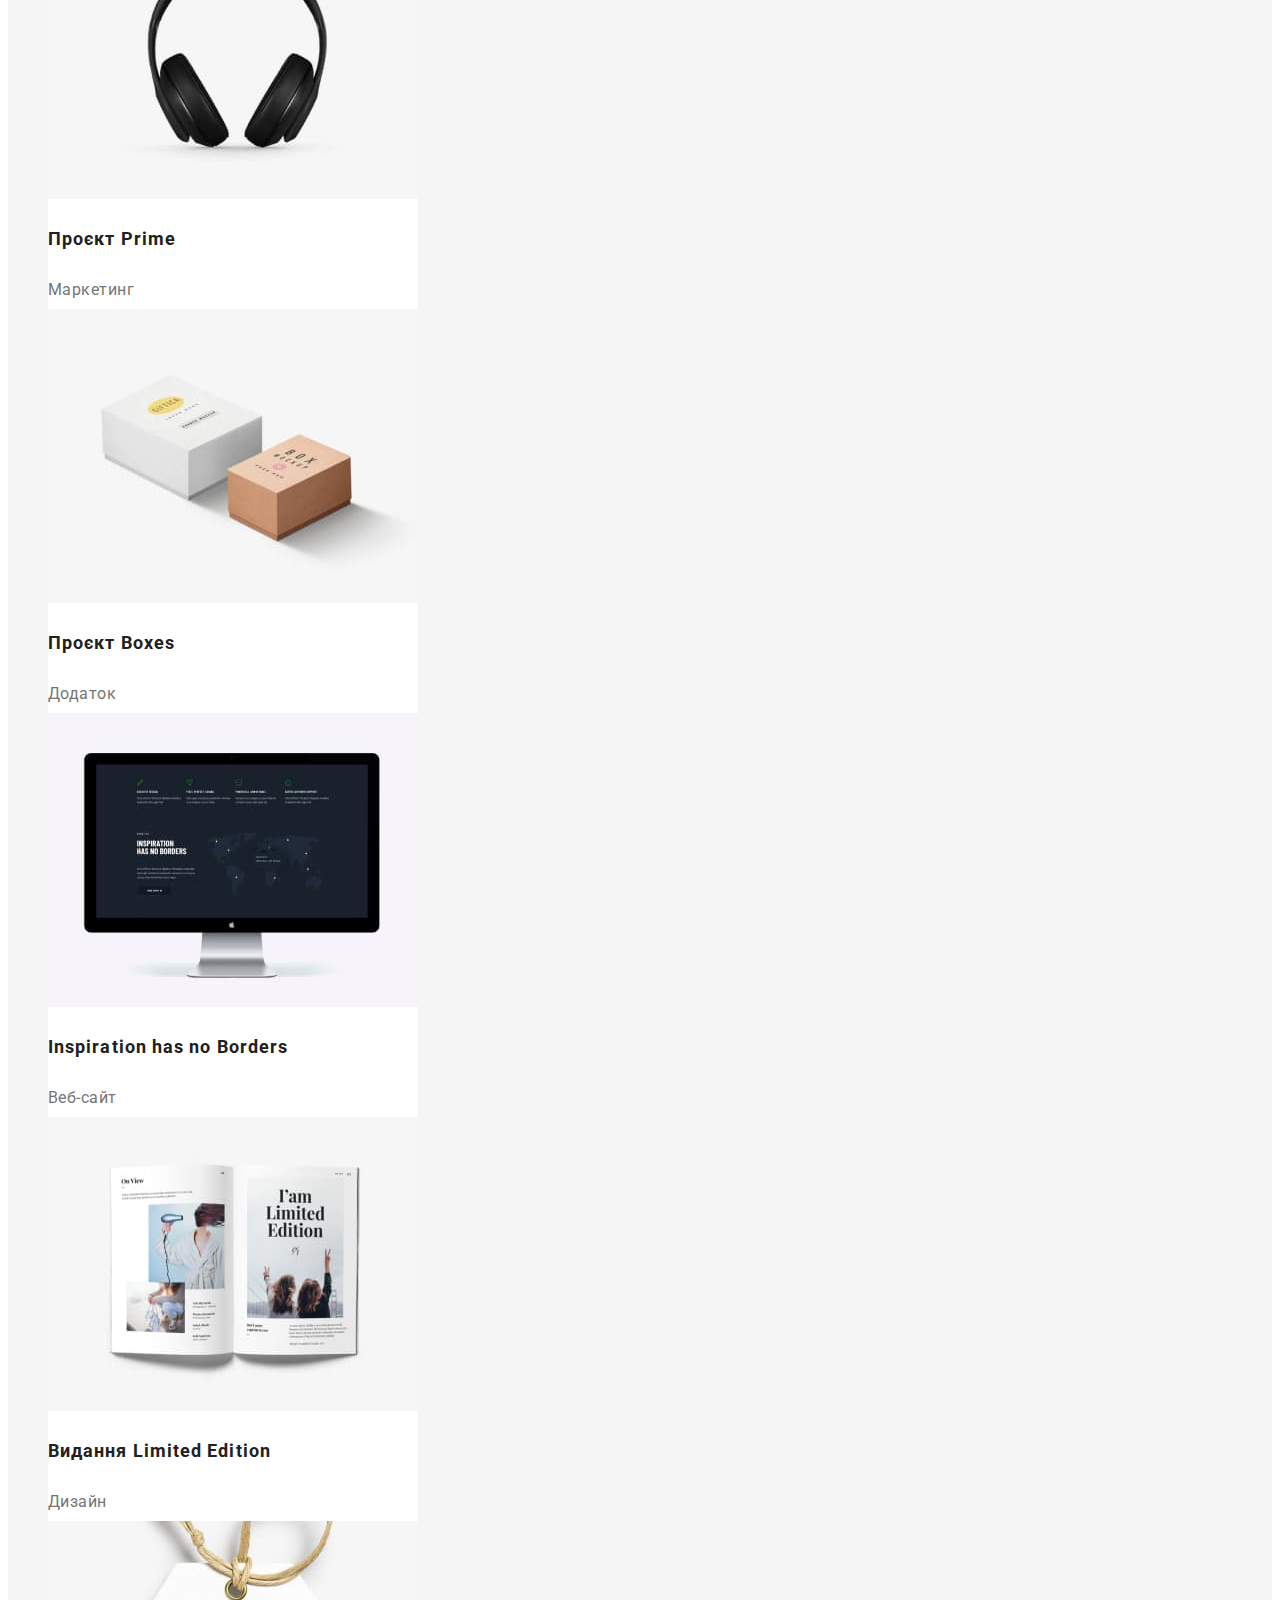
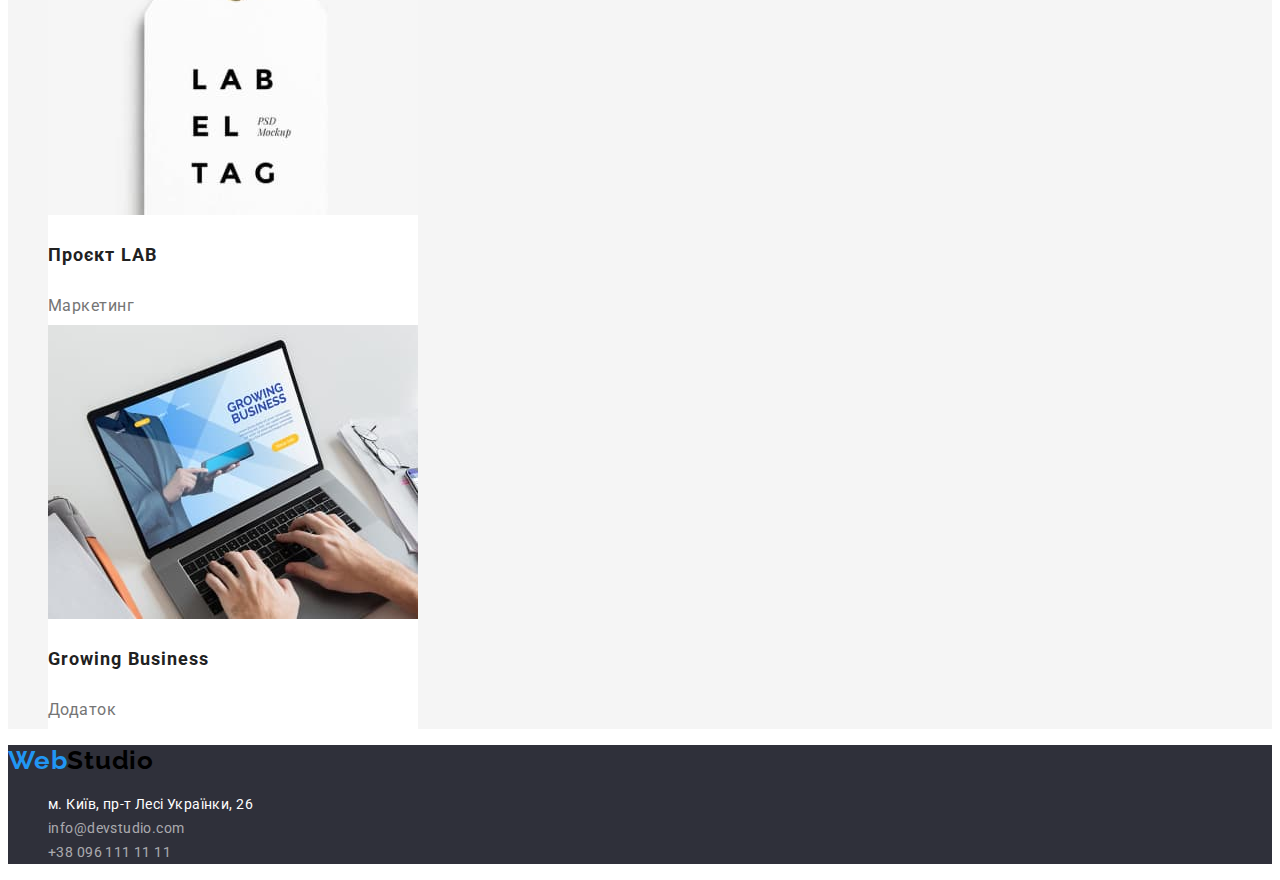
<file: goit-markup-hw-02/goit_markup_hw_02/portfolio.html>
<!DOCTYPE html>
<html lang="uk">
<head>
    <meta charset="UTF-8">
    <meta http-equiv="X-UA-Compatible" content="IE=edge">
    <meta name="viewport" content="width=device-width, initial-scale=1.0">
    <title>WebStudio</title>
    <link rel="preconnect" href="https://fonts.googleapis.com">
    <link rel="preconnect" href="https://fonts.gstatic.com" crossorigin>
    <link href="https://fonts.googleapis.com/css2?family=Raleway:wght@700&family=Roboto:wght@400;500;700;900&display=swap" rel="stylesheet">
    <link rel="stylesheet" href="./css/styles.css">
</head>
<body> 
    <header class="header">
        <nav class="header-navigation">
            <a class="header-logo-1 link" href="./index.html">Web<span class="header-logo-2 link">Studio</span></a>
            <ul class="header-list list">
                <li><a class="header-link link" href="./index.html">Студія</a></li>
                <li><a class="header-link-blue link" href="./portfolio.html">Портфоліо</a></li>
                <li><a class="header-link link" href="">Контакти</a></li>
            </ul>
        </nav>
        <ul class="header-contacts list">
            <li><a class="header-mail link" href="mailto:info@devstudio.com">info@devstudio.com</a></li>
            <li><a class="header-tel link" href="tel:+380961111111">+38 096 111 11 11</a></li>
        </ul>
    </header>
    <main class="bg-main">
        <section>
            <h2 class="visually-hidden">Наші особливості</h2>
            <ul class="main-list list">
                <li><button class="main-link-blue link" ></button>Усі</li>
                <li><button class="main-link link" ></button>Веб-сайти</li>
                <li><button class="main-link link" ></button>Додатки</li>
                <li><button class="main-link link" ></button>Дизайн</li>
                <li><button class="main-link link" ></button>Маркетинг</li>
            </ul>
            <ul class="portfolio list">
                <li class="bg-potrfolio">
                    <img class="img-potrfolio" src="./imges/portfolio.jpg" width="370" height= "294" alt="фото">
                    <h3 class="name-project">Технокряк</h3>
                    <p class="project">Веб-сайт</p>
                </li>
                <li class="bg-potrfolio">
                    <img class="img-potrfolio" src="./imges/portfolio1.jpg" width="370" height= "294" alt="фото">
                    <h3 class="name-project">Постер New Orlean vs Golden Star</h3>
                    <p class="project">Дизайн</p>
                </li>
                <li class="bg-potrfolio">
                    <img class="img-potrfolio" src="./imges/portfolio2.jpg" width="370" height= "294" alt="фото">
                    <h3 class="name-project">Ресторан Seafood</h3>
                    <p class="project">Додаток</p>
                </li>
                <li class="bg-potrfolio">
                    <img class="img-potrfolio" src="./imges/portfolio3.jpg" width="370" height= "294" alt="фото">
                    <h3 class="name-project">Проєкт Prime</h3>
                    <p class="project">Маркетинг</p>
                </li>
                <li class="bg-potrfolio">
                    <img class="img-potrfolio" src="./imges/portfolio4.jpg" width="370" height= "294" alt="фото">
                    <h3 class="name-project">Проєкт Boxes</h3>
                    <p class="project">Додаток</p>
                </li>
                <li class="bg-potrfolio">
                    <img class="img-potrfolio" src="./imges/portfolio5.jpg" width="370" height= "294" alt="фото">
                    <h3 class="name-project">Inspiration has no Borders</h3>
                    <p class="project">Веб-сайт</p>
                </li>
                <li class="bg-potrfolio">
                    <img class="img-potrfolio" src="./imges/portfolio6.jpg" width="370" height= "294" alt="фото">
                    <h3 class="name-project">Видання Limited Edition</h3>
                    <p class="project">Дизайн</p>
                </li>
                <li class="bg-potrfolio">
                    <img class="img-potrfolio" src="./imges/portfolio7.jpg" width="370" height= "294" alt="фото">
                    <h3 class="name-project">Проєкт LAB</h3>
                    <p class="project">Маркетинг</p>
                </li>
                <li class="bg-potrfolio">
                    <img class="img-potrfolio" src="./imges/portfolio8.jpg" width="370" height= "294" alt="фото">
                    <h3 class="name-project">Growing Business</h3>
                    <p class="project">Додаток</p>
                </li>
            </ul>
        </section>
    </main>
    <footer class="footer">
        <a class="header-logo-1 link" href="./index.html">Web<span class="header-logo-2 link">Studio</span></a>
        <address>
            <ul class="footer-list list">
                <li><a class="footer-map link" href="https://goo.gl/maps/JhvtUBWkUT4yVGF1A" target="_blank" rel="noopener noreferrer nofollow">м. Київ, пр-т Лесі Українки, 26</a></li>
                <li><a class="footer-link link"href="mailto:info@devstudio.com">info@devstudio.com</a></li>
                <li><a class="footer-link link" href="tel:+380961111111">+38 096 111 11 11</a></li>
            </ul>
        </address>
    </footer>
</body>
</html>
</file>
<file: css/styles.css>
* {
    box-sizing: border-box;
}
p, h1, h2, h3, h4, h5, h6 {
    margin: 0px;
}
ul, ol {
    margin: 0px;
    padding-left: 0px;
}
button {
    cursor: pointer;
}
address {
    font-style: normal;
}
body {
    font-family: Roboto, sans-serif;
    color: #212121;
}
img {
    display: block;
}
.container {
    width: 1200px;
    padding-left: 15px;
    padding-right: 15px;
    margin: 0 auto;
}
.list {
    list-style: none;
}
.link{
    text-decoration: none;
}
:root {
    --main-color: #000000;
    --additional-color: #2196F3;
    --additional-color1: #188CE8;
    --white: #FFFFFF;
    --white1: #F5F4FA;
    --white2: #EEEEEE;
    --grey: #212121;
    --grey1: #757575;
    --grey2: rgba(255, 255, 255, 0.6);
    --bg-white: #F5F5F5;
    --bg-gray: #2F303A;
    --black: rgba(0, 0, 0, 0.15);
    --border: #ECECEC;
    --border1: #AFB1B8;
    --icon: #AFB1B8;
    --animation: 250ms cubic-bezier(0.4, 0, 0.2, 1);
}
/*--------------------------Header-------------------------*/
.header {
    background-color: var(--white);
    border-bottom: 1px solid var(--border);
}
.header-container {
    display: flex;
}
.header-navigation {
    display: flex;
    justify-content: center;  
}
.header-list {
    display: flex;
    justify-content: space-between; 
    align-items: center;
    gap: 50px;
    margin-left: 93px;
}
.header-logo-1{
    font-family: 'Raleway';
    font-weight: 700;
    font-size: 26px;
    line-height: 1.2;
    letter-spacing: 0.03em;
    color: var(--additional-color);
}
.header-logo-2 {  
    color: var(--main-color);
}
.logo-1 {
    padding: 24px 0px 25px;
}
.header-link {
    font-weight: 500;
    font-size: 14px;
    line-height: 1.15;
    letter-spacing: 0.02em;
    color: var(--grey);
    transition: color var(--animation);
}
.header-link-blue {
    font-weight: 500;
    font-size: 14px;
    line-height: 1.15;
    letter-spacing: 0.02em;
    color: var(--additional-color);
}
.item {
    position: relative;   
}
.header-link-blue::after {
    content: '';
    width: 48px;
    height: 4px;
    top: 47px;
    left: 0;
    background-color: var(--additional-color);
    border-radius: 2px;
    position: absolute;
} 
.header-link-blue-2 {
    font-weight: 500;
    font-size: 14px;
    line-height: 1.15;
    letter-spacing: 0.02em;
    color: var(--additional-color);
}
.header-link-blue-2::after {
    content: '';
    width: 78px;
    height: 4px;
    top: 47px;
    left: 0;
    background-color: var(--additional-color);
    border-radius: 2px;
    position: absolute;
} 
.header-link:hover, .header-link:focus{
    color: var(--additional-color);
}
.header-contacts {
    display: flex;
    justify-content: space-between;  
    align-items: center;
    gap: 30px;
    margin-left: 318px;
}
.header-icons-link {
    display: flex;
    align-items: center;
    justify-content: center;
    gap: 10px;
    color: var(--grey1);
    fill: var(--grey1);
    transition: color var(--animation), fill var(--animation);
}
.header-mail, .header-tel {
    font-weight: 500;
    font-size: 14px;
    line-height: 1.15;
    letter-spacing: 0.02em;
    text-decoration: none;
}
.header-icons-link:focus, .header-icons-link:hover {
    color: var(--additional-color);
    fill: var(--additional-color);
}
.border-bottom {
    border-bottom: 1px solid var(--border);
}
/*--------------------------Header-------------------------*/

/*--------------------------Main(Index)-------------------------*/
.main {
    background: var(--bg-white);
}
.bg {
    background: var(--bg-gray);
    padding-top: 200px;
    padding-bottom: 200px;
    background-image: linear-gradient(rgba(47, 48, 58, 0.4), rgba(47, 48, 58, 0.4)), url(../imges/bg.jpg);
    background-repeat: no-repeat;
    background-position: center;
}
.bg-main {
    background: var(--white);
    padding-top: 94px;
    padding-bottom: 94px;
}
.bg-main-1 {
    background: var(--white1);   
}
.bg-main-2 {
    background: var(--white);
    padding-top: 94px;
    padding-bottom: 94px;
}
.our-features {
    display: flex;
    justify-content: space-between;
    gap: 30px;
}
.main-text {
    max-width: 696px;
    font-weight: 900;
    font-size: 44px;
    line-height: 1.36;
    letter-spacing: 0.06em;
    text-transform: uppercase;
    color: var(--white);
    text-align: center;
    margin: 0 auto;
}
.get-a-service {
    font-family: 'Roboto';
    font-weight: 700;
    font-size: 16px;
    line-height: 1.87;
    align-items: center;
    text-align: center;
    letter-spacing: 0.06em;
    color: var(--white);
    border-color: transparent;
    background: var(--additional-color);
    box-shadow: 0px 4px 4px rgba(0, 0, 0, 0.15);
    border-radius: 4px;
    border: none;
    width: 216px;
    height: 50px;
    display: block;
    margin: 0 auto;
    margin-top: 30px;
    transition: background-color var(--animation);
}    
.get-a-service:hover, .get-a-service:focus {
    cursor: pointer;
    background-color: var(--additional-color1);
}
.visually-hidden {
    position: absolute;
    width: 1px;
    height: 1px;
    margin: -1px;
    border: 0;
    padding: 0;
    white-space: nowrap;
    clip-path: inset(100%);
    clip: rect(0 0 0 0);
    overflow: hidden;
}
.feature-icons-item {
    width: calc((100% - 90px)/4);
    height: 120px;
    background-color: var(--white1);
    border-radius: 4px;
}
.feature-icons-link {
    width: 100%;
    height: 100%;
    display: flex;
    align-items: center;
    justify-content: center;
    margin-bottom: 30px;
}
.feature {
    font-weight: 700;
    font-size: 14px;
    line-height: 1.15;
    letter-spacing: 0.03em;
    text-transform: uppercase;
    color: var(--grey);
    margin-bottom: 10px;
}
.description-feature {
    font-weight: 400;
    font-size: 14px;
    line-height: 1.72;
    letter-spacing: 0.03em;
    color: var(--grey1);
}
.work {
    font-weight: 700;
    font-size: 36px;
    line-height: 1.17;
    letter-spacing: 0.03em;
    color: var(--grey);
    text-align: center;
    margin-bottom: 50px;
}
.work-list {
    display: flex;
    justify-content: space-between;
}
.work-link {
    position: relative;
}
.work-link-text{
    font-weight: 700;
    font-size: 14px;
    line-height: 1.14;
    text-align: center;
    letter-spacing: 0.03em;
    text-transform: uppercase;
    color: var(--white);
    position: absolute;
    bottom: 0;
    background-color: rgba(47, 48, 58, 0.8);
    width: 370px;
    padding-top: 27px;
    padding-bottom: 27px;
}
.teams {
    font-weight: 700;
    font-size: 36px;
    line-height: 1.17;
    letter-spacing: 0.03em;
    color: var(--grey);
    text-align: center;
}
.teams-list {
    display: flex;
    gap: 30px;
    margin-top: 50px;
}
.teams-section{
    background: var(--white1);
    padding-top: 94px;
    padding-bottom: 94px;
}
.member {
    background: var(--white);
    width: 270px;
    box-shadow: 0px 1px 3px rgba(0, 0, 0, 0.12), 0px 1px 1px rgba(0, 0, 0, 0.14), 0px 2px 1px rgba(0, 0, 0, 0.2);
    border-radius: 0px 0px 4px 4px;
}
.name {
    font-weight: 500;
    font-size: 16px;
    line-height: 1.19;
    letter-spacing: 0.03em;
    color: var(--grey);
    text-align: center;
    padding-top: 30px;
}
.position {
    font-weight: 400;
    font-size: 16px;
    line-height: 1.19;
    letter-spacing: 0.03em;
    color: var(--grey1);
    text-align: center;
    padding-top: 10px;
    padding-bottom: 16px;
}
.soc-list{
    display: flex;
    justify-content: center;
    gap: 10px;
    padding-bottom: 30px;
}
.soc-item {
    width: 44px;
    height: 44px;
}
.soc-link {
    width: 100%;
    height: 100%;
    background-color: var(--white);
    border-radius: 100%;
    display: flex;
    align-items: center;
    justify-content: center;
    color: var(--icon);
    transition: color var(--animation), background-color var(--animation);
}
.soc-icon {
    fill: currentColor;
}
.soc-link:hover, .soc-link:focus {
    background-color: var(--additional-color);
    color: var(--white); 
}
.customer {
    background-color: var(--white);
    padding-top: 94px;
    padding-bottom: 94px;
}
.regular-customers {
    font-weight: 700;
    font-size: 36px;
    line-height: 1.17;
    text-align: center;
    letter-spacing: 0.03em;
    color: #212121;
}
.customer-list {
    display: flex;
    gap: 30px;
    margin-top: 50px;
}
.customer-item {
    width: calc((100% - 150px)/6);
    height: 92px;
}
.customer-link {
    width: 100%;
    height: 100%;
    border: 1px solid var(--border1);
    border-radius: 4px;
    display: flex;
    align-items: center;
    justify-content: center;
    color: var(--border1);
    transition: color var(--animation), border var(--animation);
}
.customer-icon {
    fill: currentColor;
}
.customer-link:hover, .customer-link:focus {
    border: 1px solid var(--additional-color);
    color: var(--additional-color);
}
/*--------------------------Main-------------------------*/
/*--------------------------Main(Portfolio)-------------------------*/
.bg-potrfolio{
    transition: box-shadow var(--animation);
}
.bg-potrfolio:hover, .bg-potrfolio:focus {
    box-shadow: 0px 1px 1px rgba(0, 0, 0, 0.12), 0px 4px 4px rgba(0, 0, 0, 0.06), 1px 4px 6px rgba(0, 0, 0, 0.16);
}
.bg-main-portfolio {
    background: var(--white);
}
.main-text-portfolio {
    padding-top: 94px;
    padding-bottom: 94px;
}
.main-link {
    font-family: 'Roboto';
    font-weight: 500;
    font-size: 16px;
    line-height: 1.62;
    text-align: center;
    letter-spacing: 0.03em;
    color: var(--grey);
    background: var(--white1);
    border-radius: 4px;
    cursor: pointer;
    border: 0px;
    padding: 6px 22px 6px 22px;
    transition: color var(--animation), background-color var(--animation);
}
.main-link-blue {
    font-family: 'Roboto';
    font-weight: 500;
    font-size: 16px;
    line-height: 1.62;
    text-align: center;
    letter-spacing: 0.03em;
    color: var(--white);
    border-radius: 4px;
    cursor: pointer;
}
.main-link-blue {
    background: var(--additional-color);
    border: 0px;
    box-shadow: 0px 3px 1px rgba(0, 0, 0, 0.1), 0px 1px 2px rgba(0, 0, 0, 0.08), 0px 2px 2px rgba(0, 0, 0, 0.12);
    padding: 6px 25px 6px 25px;
}
.main-link:hover, .main-link:focus{
    color: var(--white);
    background-color: var(--additional-color);
}
.main-list {
    display: flex;
    justify-content: center;
    gap: 8px;
}
.bg-potrfolio {
    width: 370px;
    height: 404px;
    left: 215px;
    top: 262px;
}
.bg-potrfolio:hover .portfolio-text {
    transform: translateY(0);
}
.bg-potrfolio-text {
    position: relative;
    overflow: hidden;
}
.portfolio-text {
    font-weight: 400;
    font-size: 18px;
    line-height: 1.56;
    letter-spacing: 0.03em;
    color: var(--white);
    background-color: rgba(33, 150, 243, 0.9);
    position: absolute;
    top: 0;
    padding: 63px 24px 0px 24px;
    height: 100%;
    transform: translateY(100%);
    transition: transform var(--animation);
    overflow: auto;
}
.name-project {
    font-weight: 700;
    font-size: 18px;
    line-height: 2;
    letter-spacing: 0.06em;
    color: var(--grey);
}
.project {
    font-weight: 400;
    font-size: 16px;
    line-height: 1.87;
    letter-spacing: 0.03em;
    color: var(--grey1);
    margin-top: 4px;
}
.border-portfolio {
    border-left: 1px solid var(--white2);
    border-right: 1px solid var(--white2);
    border-bottom: 1px solid var(--white2);
    padding: 20px 24px 20px 24px;
}
.portfolio {
    display: flex;
    justify-content: center;
    flex-wrap: wrap;
    gap: 30px;
    margin-top: 50px;
}
/*--------------------------Main(Portfolio)-------------------------*/
/*--------------------------Footer--------------------------*/
.footer {
    background: var(--bg-gray);
    padding-top: 60px;
    padding-bottom: 60px;
}
.footer-map {
    font-weight: 400;
    font-size: 14px;
    line-height: 1.71;
    letter-spacing: 0.03em;
    color: var(--white);
    font-style: normal;
}
.footer-link {
    font-weight: 400;
    font-size: 14px;
    line-height: 1.71;
    letter-spacing: 0.03em;
    color: var(--grey2);
    font-style: normal;
    padding-top: 9px;
}
.footer-logo-1{
    font-family: 'Raleway';
    font-weight: 700;
    font-size: 26px;
    line-height: 1.2;
    letter-spacing: 0.03em;
    color: var(--additional-color);
    display: block;
    margin-bottom: 20px;
}
.footer-logo-2 {  
    color: var(--white);
}
.footer-list {
    display: flex;
    flex-direction: column;
    justify-content: flex-start;
    gap: 9px;
}
.join-in {
    font-weight: 700;
    font-size: 14px;
    line-height: 1.15;
    letter-spacing: 0.03em;
    text-transform: uppercase;
    color: var(--white);
    margin-bottom: 20px;
}
.footer-icons-list {
    display: flex;
    flex-direction: row;
    gap: 10px; 
}
.footer-icons-item {
    width: 44px;
    height: 44px;
}
.footer-icons-link {
    width: 100%;
    height: 100%;
    background-color: rgba(255, 255, 255, 0.1);
    border-radius: 100%;
    display: flex;
    align-items: center;
    justify-content: center;
    transition: background-color var(--animation);
}
.footer-icon {
    fill: var(--white);
}
.footer-section {
    display: flex;
    gap: 70px;
    align-items: baseline;
}
.footer-icons-link:hover, .footer-icons-link:focus {
   background-color: var(--additional-color); 
}
.online-text {
    font-weight: 700;
    font-size: 14px;
    line-height: 1.14;
    letter-spacing: 0.03em;
    text-transform: uppercase;
    color: var(--white);
    display: block;
    margin-bottom: 20px;
}
.submit-mail {
    display: flex;
    position: relative;
}
.online-input {
    width: 358px;
    height: 50px;
    padding-left: 12px;
    font-weight: 400;
    font-size: 16px;
    line-height: 1.25;
    display: flex;
    align-items: center;
    letter-spacing: 0.03em;
    color: rgba(255, 255, 255, 0.6);
    border: 1px solid rgba(255, 255, 255, 0.3);
    filter: drop-shadow(0px 4px 4px rgba(0, 0, 0, 0.15));
    border-radius: 4px;
    background-color: transparent;
}
.online-input::placeholder {
    font-weight: 400;
    font-size: 16px;
    line-height: 1.25;
    display: flex;
    align-items: center;
    letter-spacing: 0.03em;
    color: rgba(255, 255, 255, 0.6);
}
.submit-button {
    width: 200px;
    height: 50px;
    background: var(--additional-color);
    box-shadow: 0px 4px 4px rgba(0, 0, 0, 0.15);
    border-radius: 4px;
    cursor: pointer;
    margin-left: 12px;
    padding-left: 28px;
    border: none;
    font-weight: 700;
    font-size: 16px;
    line-height: 1.875;
    display: flex;
    align-items: center;
    text-align: center;
    letter-spacing: 0.06em;
    color: var(--white);
    position: relative;
}
.submit-button::before {
    content:"";
    background-image: url(../imges/tele.svg);
    width: 24px;
    height: 24px;
    position: absolute;
    top: 50%;
    left: 148px;
    transform: translateY(-50%);
    margin-bottom: 50%;
  }
/*--------------------------Backdrop--------------------------*/
.backdrop {
    height: 100%;
    width: 100%;
    background-color: rgba(0, 0, 0, 0.2);
    position: fixed;
    top: 0;
    transition: opacity var(--animation), visibility var(--animation);
}
.modal {
    width: 528px;
    min-height: 581px;
    background-color: var(--white);
    box-shadow: 0px 1px 3px rgba(0, 0, 0, 0.12), 0px 1px 1px rgba(0, 0, 0, 0.14), 0px 2px 1px rgba(0, 0, 0, 0.2);
    border-radius: 4px;
    position: absolute;
    padding: 40px;
    top: 50%;
    left: 50%;
    transform: translate(-50%, -50%) scaleY(1);
    transition: transform var(--animation);
}
.backdrop.is-hidden .modal {
    transform: translate(-50%, -50%) scaleY(0);
}
.modal-close{
    widows: 30px;
    height: 30px;
    background-color: transparent;
    border: 1px solid rgba(0, 0, 0, 0.1);
    border-radius: 50%;
    position: absolute;
    right: 10px;
    top: 10px;
    display: flex;
    align-items: center;
    justify-content: center;
    cursor: pointer; 
    transition: color var(--animation);
}
.modal-icon {
    fill: currentColor;
}
.modal-close:hover, .modal-close:focus {
    color: var(--additional-color);
} 
.is-hidden {
    opacity: 0;
    visibility: hidden;
    pointer-events: none;
}
.modal-title {
    font-weight: 700;
    font-size: 20px;
    line-height: 1.15;
    text-align: center;
    letter-spacing: 0.03em;
    color: var(--grey);
    margin-bottom: 12px;
}
.input-label{
    font-weight: 400;
    font-size: 12px;
    line-height: 14px;
    letter-spacing: 0.01em;
    color: var(--grey1);
}
.input-label {
    display: block;
    margin-bottom: 4px;
}
.input-wrap {
    position: relative;
    margin-bottom: 10px;
}
.modal-input-icon {
    position: absolute;
    left: 12px;
    top: 50%;
    transform: translateY(-50%);
    transition: fill var(--animation);
}
.modal-input {
    width: 100%;
    height: 40px;
    border: 1px solid rgba(33, 33, 33, 0.2);
    border-radius: 4px;
    padding-left: 42px;
    padding-right: 12px;
    font-size: 12px;
    line-height: 1.15;
    outline: transparent;
    transition: border var(--animation);
}
.modal-input:focus {
    border: 1px solid var(--additional-color);
}
.modal-input:focus + .modal-input-icon {
    fill: var(--additional-color);
}
.form-textarea {
    width: 100%;
    height: 120px;
    border: 1px solid rgba(33, 33, 33, 0.2);
    border-radius: 4px;
    padding: 12px 16px;
    font-weight: 400;
    font-size: 12px;
    line-height: 1.17;
    resize: none;  
    outline: transparent;
    transition: border var(--animation);
}
.form-textarea:focus {
    border: 1px solid var(--additional-color);
}
.form-textarea::placeholder {
    font-weight: 400;
    font-size: 12px;
    line-height: 1.17;
    letter-spacing: 0.01em;
    color: rgba(117, 117, 117, 0.5);
}
.check-text {
    font-weight: 400;
    font-size: 14px;
    line-height: 1.714;
    letter-spacing: 0.03em;
    color: var(--grey1);
    display: flex;
    align-items: center;
    margin-bottom: 30px;
    margin-top: 20px;
    margin-left: 13px;
}
.check-text span {
    width: 16px;
    height: 15px;
    margin-right: 7px;
    border: 2px solid var(--grey);
    border-radius: 3px;
    display: flex;
    align-items: center;
    justify-content: center;
    fill: transparent;
}
.input-check:checked + .check-text span {
    background-color: var(--additional-color);
    border-color: transparent;
    fill: var(--white);
}
.input-check:focus + .check-text span {
    border-color: var(--additional-color);
}
.contract {
    color: var(--additional-color);
    margin-left: 5px;
}
.form-button {
    display: block;
    width: 200px;
    padding: 10px 52px;
    height: 50px;
    margin-right: auto;
    margin-left: auto;
    border: none;
    background-color: var(--additional-color);
    color: var(--white);
    box-shadow: 0px 4px 4px rgba(0, 0, 0, 0.15);
    border-radius: 4px;
}
</file>
<file: goit-markup-hw-02/goit_markup_hw_02/css/styles.css>
body {
    font-family: Roboto, sans-serif;
    color: #212121;
}
.list {
    list-style: none;
}
.link{
    text-decoration: none;
}
:root {
    --main-color: #000000;
    --additional-color: #2196F3;
    --additional-color1: #188CE8;
    --white: #FFFFFF;
    --white1: #F5F4FA;
    --white2: #EEEEEE;
    --grey: #212121;
    --grey1: #757575;
    --grey2: rgba(255, 255, 255, 0.6);
    --bg-white: #F5F5F5;
    --bg-gray: #2F303A;
    --black: rgba(0, 0, 0, 0.15);
  }
  
/*--------------------------Header-------------------------*/
.header {
    background-color: var(--white);
}
.header-logo-1{
    font-family: 'Raleway';
    font-weight: 700;
    font-size: 26px;
    line-height: 31px;
    letter-spacing: 0.03em;
    color: var(--additional-color);
    margin-top: 215px;
}
.header-logo-2 {  
    color: var(--main-color);
}
.header-logo-3 {  
    color: var(--white);
}
.header-link {
    font-weight: 500;
    font-size: 14px;
    line-height: 16px;
    letter-spacing: 0.02em;
    color: var(--grey);
}
.header-link-blue {
    font-weight: 500;
    font-size: 14px;
    line-height: 16px;
    letter-spacing: 0.02em;
    color: var(--additional-color);
}
.header-link:hover .header-link:focus{
    color: var(--additional-color);
}
.header-mail, .header-tel {
    font-weight: 500;
    font-size: 14px;
    line-height: 16px;
    letter-spacing: 0.02em;
    color: var(--grey1);
    text-decoration: none;
}
.header-mail:hover, .header-tel:hover .header-mail:focus, .header-tel:focus{
    color: var(--brand-color);
}
/*--------------------------Header-------------------------*/

/*--------------------------Main(Index)-------------------------*/
/*---Main text---*/
.main {
    background: var(--bg-white);
}
.bg {
    background: var(--bg-gray);
}
.bg-main {
    background: var(--bg-white);   
}
.main-text {
    font-family: 'Roboto';
    font-weight: 900;
    font-size: 44px;
    line-height: 60px;
    text-align: center;
    letter-spacing: 0.06em;
    text-transform: uppercase;
    color: var(--white);
}
.get-a-service {
    font-weight: 700;
    font-size: 16px;
    line-height: 30px;
    display: flex;
    align-items: center;
    text-align: center;
    letter-spacing: 0.06em;
    color: var(--white);
    border-color: transparent;
    background: var(--additional-color);
    box-shadow: 0px 4px 4px rgba(0, 0, 0, 0.15);
    border-radius: 4px;
}
.get-a-service:hover, .get-a-service:focus {
    cursor: pointer;
    background: var(--additional-color1);
}
/*---Visually hidden---*/
.visually-hidden {
    position: absolute;
    width: 1px;
    height: 1px;
    margin: -1px;
    border: 0;
    padding: 0;
    white-space: nowrap;
    clip-path: inset(100%);
    clip: rect(0 0 0 0);
    overflow: hidden;
}
.feature {
    font-weight: 700;
    font-size: 14px;
    line-height: 16px;
    letter-spacing: 0.03em;
    text-transform: uppercase;
    color: var(--grey);
}

.description-feature {
    font-weight: 400;
    font-size: 14px;
    line-height: 24px;
    letter-spacing: 0.03em;
    color: var(--grey1);
}
.work {
    font-weight: 700;
    font-size: 36px;
    line-height: 42px;
    letter-spacing: 0.03em;
    color: var(--grey);
}
.teams {
    font-weight: 700;
    font-size: 36px;
    line-height: 42px;
    letter-spacing: 0.03em;
    color: var(--grey);

}
.teams-section{
    background: var(--white1);
}
.member {
    background: var(--white);
    width: 270px;
    height: 368px;
}
.name {    
    font-weight: 500;
    font-size: 16px;
    line-height: 19px;
    letter-spacing: 0.03em;
    color: var(--grey);
}
.position {
    font-weight: 400;
    font-size: 16px;
    line-height: 19px;
    letter-spacing: 0.03em;
    color: var(--grey1);
}
/*--------------------------Main-------------------------*/
/*--------------------------Main(Portfolio)-------------------------*/
.main-link {
    font-weight: 500;
    font-size: 16px;
    line-height: 26px;
    text-align: center;
    letter-spacing: 0.03em;
    color: var(--grey);
    background: var(--white1);
    border-radius: 4px;
}
.main-link-blue {
    font-weight: 500;
    font-size: 16px;
    line-height: 26px;
    text-align: center;
    letter-spacing: 0.03em;
    color: var(--white);
    border-radius: 4px;
}
.main-link-blue {
    background: var(--additional-color);
}
.main-link:hover, .main-link:focus{
    color: var(--white);
}
.main-link:hover, .main-link:focus{
    background: var(--additional-color);
}
.bg-potrfolio {
    background: var(--white);
    width: 370px;
    height: 404px;
    left: 215px;
    top: 262px;
}
.name-project {
    font-weight: 700;
    font-size: 18px;
    line-height: 36px;
    letter-spacing: 0.06em;
    color: var(--grey);
}
.project {
    font-weight: 400;
    font-size: 16px;
    line-height: 30px;
    letter-spacing: 0.03em;
    color: var(--grey1);
}
/*--------------------------Main(Portfolio)-------------------------*/
/*--------------------------Footer-------------------------*/
.footer {
    background: var(--bg-gray);
}
.footer-map {
    font-weight: 400;
    font-size: 14px;
    line-height: 24px;
    letter-spacing: 0.03em;
    color: var(--white);
    font-style: normal
}
.footer-link {
    font-weight: 400;
    font-size: 14px;
    line-height: 24px;
    letter-spacing: 0.03em;
    color: var(--grey2);
    font-style: normal
}
</file>
